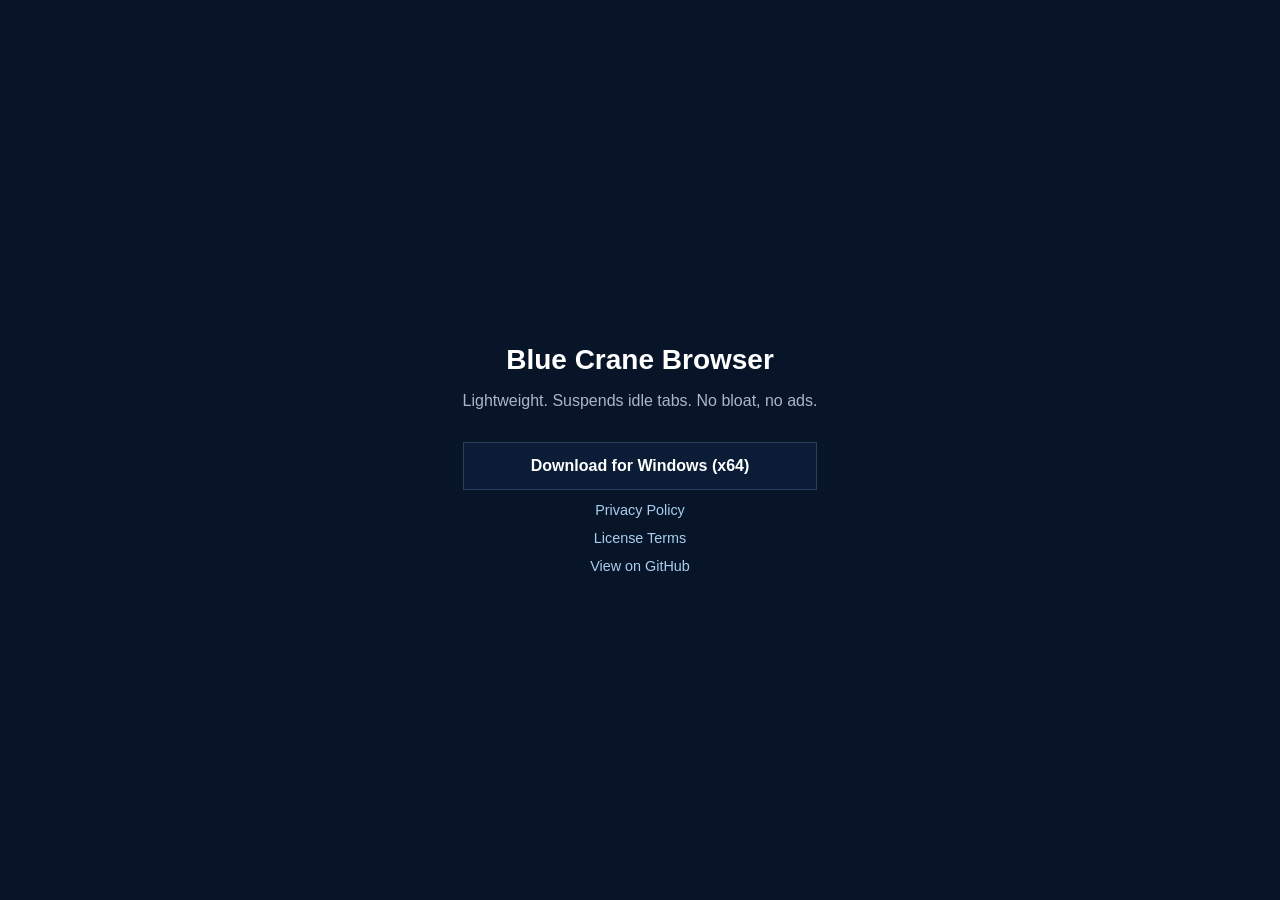
<file: docs/index.html>
<!doctype html>
<html lang="en">
<head>
<meta charset="utf-8">
<title>Blue Crane Browser</title>
<meta name="viewport" content="width=device-width, initial-scale=1">
<style>
  :root {
    --dark-navy: #081528;
    --navy: #0B1D36;
    --hairline: #26415E;
    --ink: #FFFFFF;
    --body: #DCE4ED;
    --mute: #A9B7C8;
    --accent: #A9CDED;
  }
  * { box-sizing: border-box; }
  body {
    margin: 0;
    min-height: 100vh;
    display: flex;
    align-items: center;
    justify-content: center;
    background: var(--dark-navy);
    color: var(--body);
    font-family: -apple-system, "Segoe UI", Inter, Arial, sans-serif;
  }
  main {
    max-width: 480px;
    padding: 48px 32px;
    text-align: center;
  }
  h1 {
    color: var(--ink);
    font-size: 1.75rem;
    font-weight: 700;
    margin-bottom: 8px;
  }
  p.tagline {
    color: var(--mute);
    margin-bottom: 32px;
  }
  .links {
    display: flex;
    flex-direction: column;
    gap: 12px;
  }
  a.button {
    display: block;
    padding: 14px 20px;
    background: var(--navy);
    border: 1px solid var(--hairline);
    color: var(--ink);
    text-decoration: none;
    font-weight: 600;
  }
  a.button:hover { border-color: var(--accent); }
  a.plain {
    color: var(--accent);
    text-decoration: none;
    font-size: 0.9rem;
  }
</style>
</head>
<body>
<main>
  <h1>Blue Crane Browser</h1>
  <p class="tagline">Lightweight. Suspends idle tabs. No bloat, no ads.</p>
  <div class="links">
    <a class="button" href="BlueCraneBrowserSetup.exe">Download for Windows (x64)</a>
    <a class="plain" href="privacy.html">Privacy Policy</a>
    <a class="plain" href="license.html">License Terms</a>
    <a class="plain" href="https://github.com/meierottodane-ctrl/BlueCrane">View on GitHub</a>
  </div>
</main>
</body>
</html>
</file>
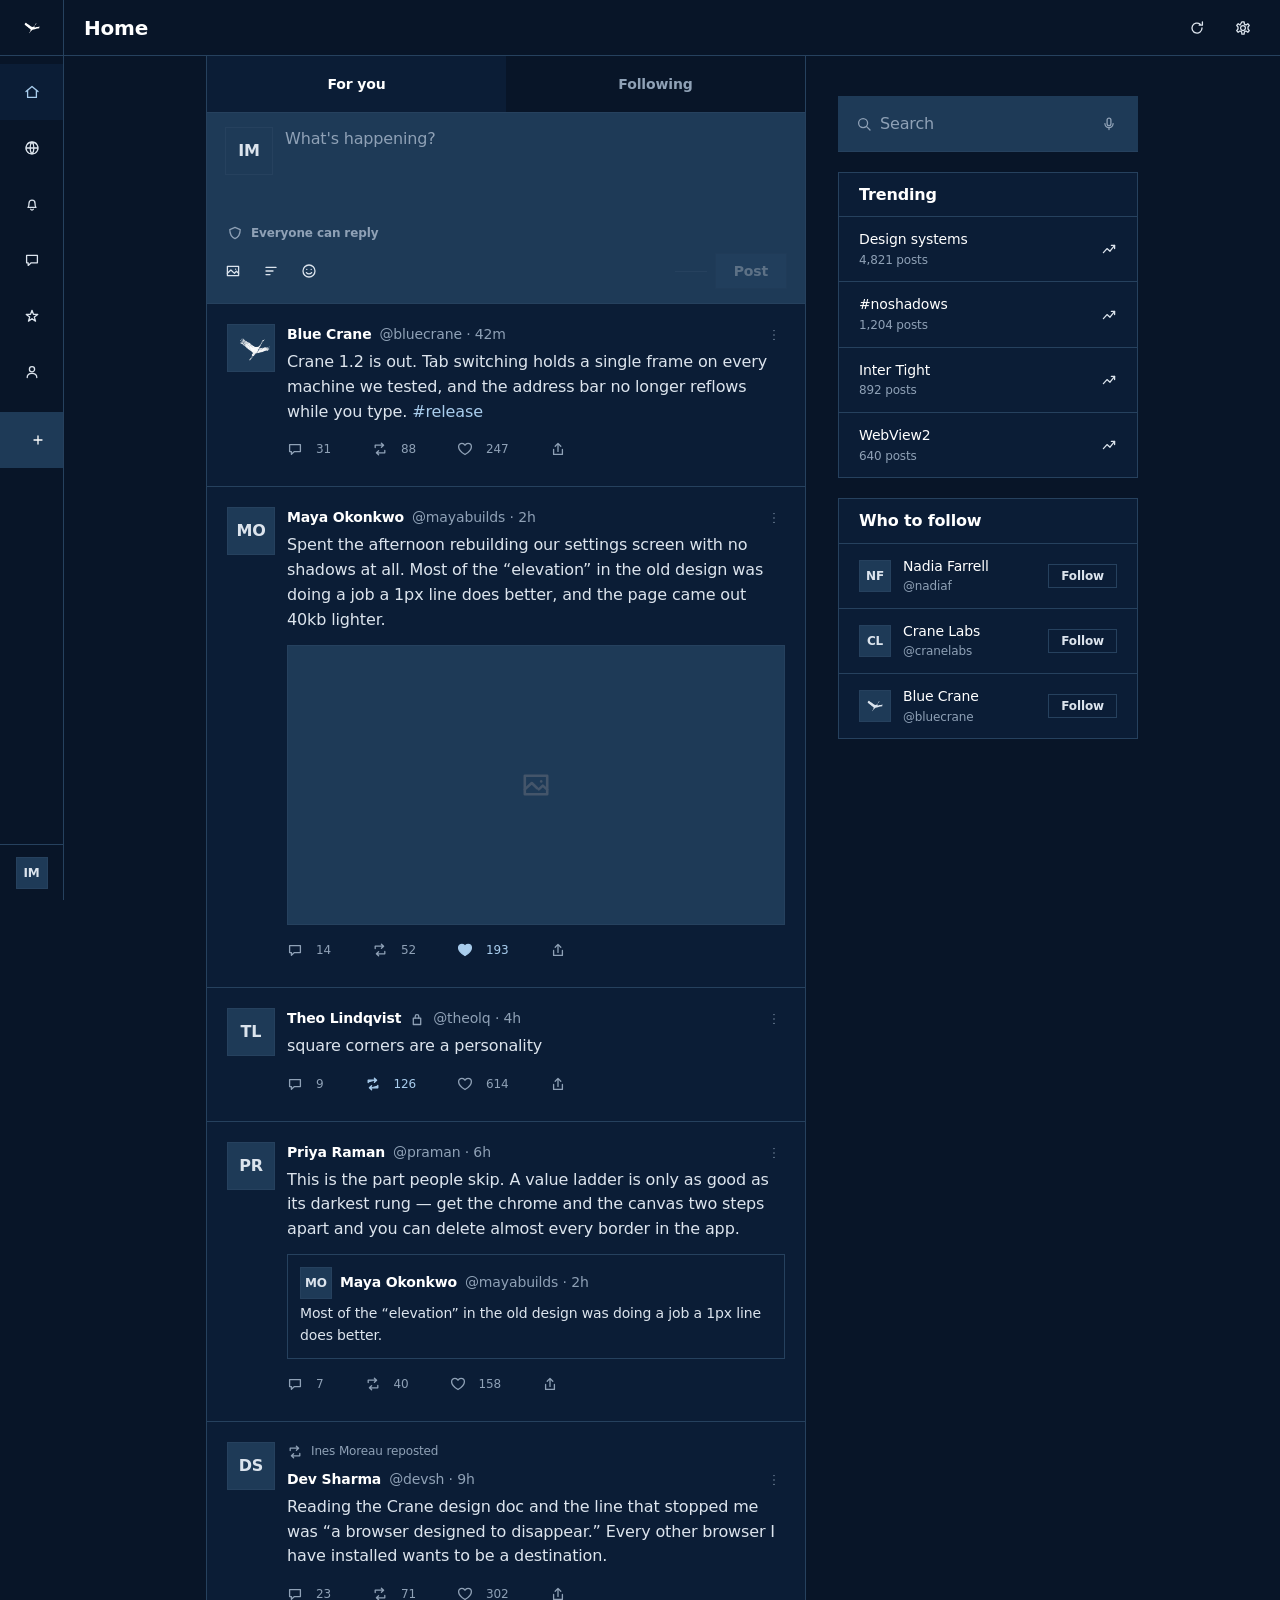
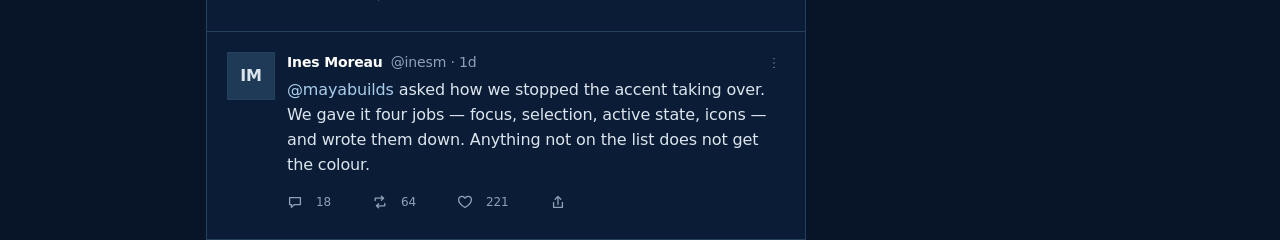
<file: web/index.html>
<!doctype html>
<html lang="en">
<head>
<meta charset="utf-8">
<meta name="viewport" content="width=device-width, initial-scale=1">
<title>Crane — social app, design system demo</title>
<meta name="description" content="Every primitive in the Crane social app, rendered together so the design language can be judged at a glance.">

<!--
    A demo, not an app. Every primitive in components.css appears here at least once
    with plausible content, so the language can be judged as a whole rather than as a
    list of rules.

    Dependency-free and self-contained: it opens straight from the filesystem, with
    three stylesheets and no build step, no framework and no network requests.
-->
<link rel="stylesheet" href="styles/tokens.css">
<link rel="stylesheet" href="styles/base.css">
<link rel="stylesheet" href="styles/components.css">
</head>
<body>

<!--
    Icons, in the idiom of src/BlueCrane/Theme/Icons.xaml: stroked on a 16×16 grid,
    round caps and joins, never filled. Reload, Plus and Close and Globe are that
    file's path data verbatim.

    The shapes follow the Blue Crane icon sheet — its navigation row (back, forward,
    home, reload, new tab, bookmark, download, privacy, menu, close tab) and utility
    row (search, voice search, settings, account, lock) are all defined here, redrawn
    as vectors. The sheet is a raster contact sheet, so cropping it would have given
    blurry, non-recolourable icons that could not inherit currentColor or transition
    on hover; redrawing keeps every glyph crisp at any DPI and lets the whole set
    take the value ladder's colour changes.

    A social app also needs verbs a browser does not have — reply, repost, like,
    share, poll, emoji, bell, message, trend — so those are drawn to match rather
    than taken from the sheet.

    Nothing sets its own stroke or fill, so .glyph's currentColor reaches every path.
-->
<svg class="visually-hidden" aria-hidden="true" focusable="false"><defs>
    <!-- The crane, at glyph scale — and the one glyph that is filled rather than
         stroked. Two rules from the system force that: "Never use harsh outlines"
         is stated about the bird specifically, and the favicon rule asks for a
         "wing silhouette" with the fine feather detail removed. An outline of a
         crane is exactly the harsh outline it rules out.

         Traced from Assets/crane-white.png — the real illustration — with the
         feather detail closed into a single silhouette, which is what "Simplify
         wing feathers. Remove fine feather detail" asks for. It carries the solid
         glyph modifier wherever it is used. The full illustration is used at
         sizes that can hold it; see the brand avatar. -->
    <symbol id="i-crane" viewBox="0 0 16 16">
        <path d="M1.81,2.53 L3.12,3.85 L5.20,4.89 L6.37,5.92 L8.10,6.89 L9.28,6.82 L9.83,6.55 L10.80,5.44 L11.49,3.85 L12.74,3.23 L11.22,4.96 L10.39,6.62 L10.39,7.31 L11.29,7.38 L12.53,7.03 L14.33,7.03 L14.82,6.69 L14.88,6.34 L15.30,6.34 L15.30,8.28 L14.54,8.28 L14.47,8.62 L13.09,8.62 L10.94,9.31 L8.52,9.80 L7.14,11.04 L5.41,13.05 L5.34,13.47 L5.20,12.84 L6.37,11.32 L6.37,10.63 L6.24,10.56 L6.58,10.28 L6.58,9.25 L4.37,7.72 L3.81,7.10 L3.12,6.69 L2.78,6.20 L2.57,6.20 L1.46,5.23 L0.84,5.09 L0.70,3.64 L1.12,3.64 L1.18,2.95 L1.74,2.95 L1.81,2.53 Z"/>
    </symbol>

    <!-- ── Navigation row, from the icon sheet ── -->
    <symbol id="i-back" viewBox="0 0 16 16">
        <path d="M13.2,8 L3.2,8 M7.6,3.6 L3,8 L7.6,12.4"/>
    </symbol>
    <symbol id="i-forward" viewBox="0 0 16 16">
        <path d="M2.8,8 L12.8,8 M8.4,3.6 L13,8 L8.4,12.4"/>
    </symbol>
    <symbol id="i-home" viewBox="0 0 16 16">
        <path d="M2,7.6 L8,2.4 L14,7.6"/>
        <path d="M3.6,6.4 L3.6,13.4 L12.4,13.4 L12.4,6.4"/>
    </symbol>
    <symbol id="i-reload" viewBox="0 0 16 16">
        <path d="M13,8 A5,5 0 1,1 11.2,4.2 M13.4,2 L13.4,5.2 L10.2,5.2"/>
    </symbol>
    <symbol id="i-plus" viewBox="0 0 16 16">
        <path d="M8,4 L8,12 M4,8 L12,8"/>
    </symbol>
    <!-- The sheet's bookmark is a star, not a ribbon. -->
    <symbol id="i-bookmark" viewBox="0 0 16 16">
        <path d="M8,2.3 L9.44,6.32 L13.71,6.45 L10.33,9.06 L11.53,13.15 L8,10.75 L4.47,13.15 L5.67,9.06 L2.29,6.45 L6.56,6.32 Z"/>
    </symbol>
    <symbol id="i-download" viewBox="0 0 16 16">
        <path d="M8,2.6 L8,10.4 M4.9,7.4 L8,10.4 L11.1,7.4"/>
        <path d="M2.8,11.6 L2.8,13.4 L13.2,13.4 L13.2,11.6"/>
    </symbol>
    <symbol id="i-privacy" viewBox="0 0 16 16">
        <path d="M8,2.4 L13.2,4.6 C13.2,9.5 10.9,12.5 8,13.6 C5.1,12.5 2.8,9.5 2.8,4.6 Z"/>
    </symbol>
    <!-- The sheet's menu is a vertical ellipsis. Three round caps on near-zero
         segments give dots without leaving the stroke idiom. -->
    <symbol id="i-more" viewBox="0 0 16 16">
        <path d="M8,3.6 L8,3.61 M8,8 L8,8.01 M8,12.4 L8,12.41"/>
    </symbol>
    <symbol id="i-close" viewBox="0 0 16 16">
        <path d="M4.5,4.5 L11.5,11.5 M11.5,4.5 L4.5,11.5"/>
    </symbol>

    <!-- ── Utility row, from the icon sheet ── -->
    <symbol id="i-search" viewBox="0 0 16 16">
        <path d="M11.6,7.1 A4.5,4.5 0 1,1 2.6,7.1 A4.5,4.5 0 1,1 11.6,7.1"/>
        <path d="M10.4,10.4 L14,14"/>
    </symbol>
    <symbol id="i-voice" viewBox="0 0 16 16">
        <path d="M8,2.2 A1.9,1.9 0 0,1 9.9,4.1 L9.9,7.8 A1.9,1.9 0 0,1 6.1,7.8 L6.1,4.1 A1.9,1.9 0 0,1 8,2.2 Z"/>
        <path d="M3.9,7.6 A4.1,4.1 0 0,0 12.1,7.6 M8,11.7 L8,13.6"/>
    </symbol>
    <symbol id="i-settings" viewBox="0 0 16 16">
        <path d="M10.4,8 A2.4,2.4 0 1,1 5.6,8 A2.4,2.4 0 1,1 10.4,8"/>
        <path d="M6.9,1.9 L9.1,1.9 L9.4,4.1 L11,5 L12.8,3.7 L14.3,5.4 L13,7 L13,9 L14.3,10.6 L12.8,12.3 L11,11 L9.4,11.9 L9.1,14.1 L6.9,14.1 L6.6,11.9 L5,11 L3.2,12.3 L1.7,10.6 L3,9 L3,7 L1.7,5.4 L3.2,3.7 L5,5 Z"/>
    </symbol>
    <symbol id="i-person" viewBox="0 0 16 16">
        <path d="M8,7.8 A2.6,2.6 0 1,1 8,2.6 A2.6,2.6 0 1,1 8,7.8"/>
        <path d="M3.2,13.6 C3.2,10.6 5.4,9.4 8,9.4 C10.6,9.4 12.8,10.6 12.8,13.6"/>
    </symbol>
    <symbol id="i-lock" viewBox="0 0 16 16">
        <path d="M4.3,7.2 L11.7,7.2 L11.7,13.5 L4.3,13.5 Z"/>
        <path d="M6.2,7.2 L6.2,5.4 A1.8,1.8 0 0,1 9.8,5.4 L9.8,7.2"/>
    </symbol>

    <!-- ── Social verbs, drawn to match the sheet's weight ── -->
    <symbol id="i-globe" viewBox="0 0 16 16">
        <path d="M8,2 A6,6 0 1,1 7.99,2 M2,8 L14,8 M8,2 C5.5,4.5 5.5,11.5 8,14 M8,2 C10.5,4.5 10.5,11.5 8,14"/>
    </symbol>
    <symbol id="i-bell" viewBox="0 0 16 16">
        <path d="M4,11.4 C5,10.4 5,9.8 5,7.2 A3,3 0 0,1 11,7.2 C11,9.8 11,10.4 12,11.4 Z"/>
        <path d="M6.7,13.3 A1.5,1.5 0 0,0 9.3,13.3"/>
    </symbol>
    <symbol id="i-message" viewBox="0 0 16 16">
        <path d="M2.6,3.4 L13.4,3.4 L13.4,10.8 L7.2,10.8 L4.2,13.4 L4.2,10.8 L2.6,10.8 Z"/>
    </symbol>
    <symbol id="i-reply" viewBox="0 0 16 16">
        <path d="M2.6,3.6 L13.4,3.6 L13.4,10.6 L7.4,10.6 L4.4,13.2 L4.4,10.6 L2.6,10.6 Z"/>
    </symbol>
    <symbol id="i-repost" viewBox="0 0 16 16">
        <path d="M3.2,6.6 L3.2,4.2 L11.4,4.2 M9.4,2.2 L11.6,4.2 L9.4,6.2"/>
        <path d="M12.8,9.4 L12.8,11.8 L4.6,11.8 M6.6,9.8 L4.4,11.8 L6.6,13.8"/>
    </symbol>
    <symbol id="i-like" viewBox="0 0 16 16">
        <path d="M8,13.5 C8,13.5 1.6,9.7 1.6,5.7 C1.6,3.7 3.2,2.4 5,2.4 C6.4,2.4 7.4,3.2 8,4.3 C8.6,3.2 9.6,2.4 11,2.4 C12.8,2.4 14.4,3.7 14.4,5.7 C14.4,9.7 8,13.5 8,13.5 Z"/>
    </symbol>
    <symbol id="i-share" viewBox="0 0 16 16">
        <path d="M8,10.4 L8,2.4 M5.2,5.2 L8,2.4 L10.8,5.2"/>
        <path d="M3.6,8.4 L3.6,13.4 L12.4,13.4 L12.4,8.4"/>
    </symbol>
    <symbol id="i-image" viewBox="0 0 16 16">
        <path d="M2.4,3.4 L13.6,3.4 L13.6,12.6 L2.4,12.6 Z"/>
        <path d="M2.4,10.2 L5.9,7 L8.6,9.6 M9.4,10.2 L11.4,8.3 L13.6,10.3"/>
        <path d="M10.6,6.2 L10.61,6.2"/>
    </symbol>
    <symbol id="i-poll" viewBox="0 0 16 16">
        <path d="M3,4.4 L13,4.4 M3,8 L10,8 M3,11.6 L7,11.6"/>
    </symbol>
    <symbol id="i-emoji" viewBox="0 0 16 16">
        <path d="M14,8 A6,6 0 1,1 2,8 A6,6 0 1,1 14,8"/>
        <path d="M5.8,6.4 L5.81,6.4 M10.2,6.4 L10.21,6.4"/>
        <path d="M5.4,9.6 A3.3,3.3 0 0,0 10.6,9.6"/>
    </symbol>
    <symbol id="i-trend" viewBox="0 0 16 16">
        <path d="M2.4,11.6 L6,7.6 L9,10.2 L13.6,4.4"/>
        <path d="M10.4,4.4 L13.6,4.4 L13.6,7.6"/>
    </symbol>
</defs></svg>

<div class="app">

    <!-- ─────────────── Rail ───────────────
         Dark navy, icons only, expands on hover. Fixed, so expanding it never moves
         anything else on the page. -->
    <nav class="rail" aria-label="Primary">
        <a class="rail__brand" href="#">
            <span class="rail__slot"><svg class="glyph glyph--solid" aria-hidden="true"><use href="#i-crane"/></svg></span>
            <span class="rail__label rail__wordmark">Crane</span>
        </a>

        <div class="rail__nav">
            <a class="rail__item" href="#" aria-current="page">
                <span class="rail__slot"><svg class="glyph" aria-hidden="true"><use href="#i-home"/></svg></span>
                <span class="rail__label">Home</span>
            </a>
            <a class="rail__item" href="#">
                <span class="rail__slot"><svg class="glyph" aria-hidden="true"><use href="#i-globe"/></svg></span>
                <span class="rail__label">Explore</span>
            </a>
            <a class="rail__item" href="#">
                <span class="rail__slot"><svg class="glyph" aria-hidden="true"><use href="#i-bell"/></svg></span>
                <span class="rail__label">Notifications</span>
            </a>
            <a class="rail__item" href="#">
                <span class="rail__slot"><svg class="glyph" aria-hidden="true"><use href="#i-message"/></svg></span>
                <span class="rail__label">Messages</span>
            </a>
            <a class="rail__item" href="#">
                <span class="rail__slot"><svg class="glyph" aria-hidden="true"><use href="#i-bookmark"/></svg></span>
                <span class="rail__label">Bookmarks</span>
            </a>
            <a class="rail__item" href="#">
                <span class="rail__slot"><svg class="glyph" aria-hidden="true"><use href="#i-person"/></svg></span>
                <span class="rail__label">Profile</span>
            </a>

            <button class="rail__item rail__action" type="button">
                <span class="rail__slot"><svg class="glyph" aria-hidden="true"><use href="#i-plus"/></svg></span>
                <span class="rail__label">New post</span>
            </button>
        </div>

        <a class="rail__item rail__foot" href="#">
            <span class="rail__slot"><span class="avatar avatar--sm">IM</span></span>
            <span class="rail__label">
                <span class="rail__name">Ines Moreau</span>
                <span class="rail__handle">@inesm</span>
            </span>
        </a>
    </nav>

    <div class="app__main">

        <header class="topbar">
            <h1 class="topbar__title">Home</h1>
            <button class="icon-btn" type="button" aria-label="Refresh">
                <svg class="glyph" aria-hidden="true"><use href="#i-reload"/></svg>
            </button>
            <button class="icon-btn" type="button" aria-label="Feed settings">
                <svg class="glyph" aria-hidden="true"><use href="#i-settings"/></svg>
            </button>
        </header>

        <div class="columns">

            <main class="feed">

                <!-- Tabs, then the composer band, then the page: the same top-to-bottom
                     order as the browser shell — tab strip, address band, content. -->
                <nav class="tabs" aria-label="Feed">
                    <button class="tab" type="button" aria-selected="true">For you</button>
                    <button class="tab" type="button" aria-selected="false">Following</button>
                </nav>

                <form class="composer" onsubmit="return false">
                    <div class="composer__body">
                        <span class="avatar">IM</span>
                        <textarea class="composer__input" id="composer-input"
                                  placeholder="What's happening?" aria-label="Write a post"></textarea>
                    </div>
                    <button class="composer__audience" type="button">
                        <svg class="glyph" aria-hidden="true"><use href="#i-privacy"/></svg>
                        Everyone can reply
                    </button>
                    <div class="composer__foot">
                        <div class="composer__tools">
                            <button class="icon-btn" type="button" aria-label="Add image">
                                <svg class="glyph" aria-hidden="true"><use href="#i-image"/></svg>
                            </button>
                            <button class="icon-btn" type="button" aria-label="Add poll">
                                <svg class="glyph" aria-hidden="true"><use href="#i-poll"/></svg>
                            </button>
                            <button class="icon-btn" type="button" aria-label="Add emoji">
                                <svg class="glyph" aria-hidden="true"><use href="#i-emoji"/></svg>
                            </button>
                        </div>
                        <span class="meter" role="presentation"><span class="meter__fill" id="composer-meter"></span></span>
                        <button class="btn btn--primary" type="submit" id="composer-post" disabled>Post</button>
                    </div>
                </form>

                <article class="post">
                    <!-- 48px is enough room for the real illustration, so the brand
                         avatar uses it rather than the simplified glyph. -->
                    <span class="avatar avatar--brand"><img src="assets/crane-white.png" alt=""></span>
                    <div>
                        <div class="post__head">
                            <span class="post__author">Blue Crane</span>
                            <span class="post__meta">@bluecrane · 42m</span>
                            <button class="icon-btn icon-btn--sm post__more" type="button" aria-label="More">
                                <svg class="glyph" aria-hidden="true"><use href="#i-more"/></svg>
                            </button>
                        </div>
                        <p class="post__body">Crane 1.2 is out. Tab switching holds a single frame on every machine we tested, and the address bar no longer reflows while you type. <a href="#">#release</a></p>
                        <div class="post__actions">
                            <button class="action" type="button" aria-label="Reply">
                                <span class="action__hit"><svg class="glyph" aria-hidden="true"><use href="#i-reply"/></svg></span>
                                <span class="action__count">31</span>
                            </button>
                            <button class="action" type="button" data-toggle aria-pressed="false" aria-label="Repost">
                                <span class="action__hit"><svg class="glyph" aria-hidden="true"><use href="#i-repost"/></svg></span>
                                <span class="action__count">88</span>
                            </button>
                            <button class="action" type="button" data-toggle aria-pressed="false" aria-label="Like">
                                <span class="action__hit"><svg class="glyph" aria-hidden="true"><use href="#i-like"/></svg></span>
                                <span class="action__count">247</span>
                            </button>
                            <button class="action" type="button" aria-label="Share">
                                <span class="action__hit"><svg class="glyph" aria-hidden="true"><use href="#i-share"/></svg></span>
                            </button>
                        </div>
                    </div>
                </article>

                <article class="post">
                    <span class="avatar">MO</span>
                    <div>
                        <div class="post__head">
                            <span class="post__author">Maya Okonkwo</span>
                            <span class="post__meta">@mayabuilds · 2h</span>
                            <button class="icon-btn icon-btn--sm post__more" type="button" aria-label="More">
                                <svg class="glyph" aria-hidden="true"><use href="#i-more"/></svg>
                            </button>
                        </div>
                        <p class="post__body">Spent the afternoon rebuilding our settings screen with no shadows at all. Most of the &ldquo;elevation&rdquo; in the old design was doing a job a 1px line does better, and the page came out 40kb lighter.</p>
                        <div class="post__media" role="img" aria-label="Screenshot of the rebuilt settings screen">
                            <svg class="glyph" aria-hidden="true"><use href="#i-image"/></svg>
                        </div>
                        <div class="post__actions">
                            <button class="action" type="button" aria-label="Reply">
                                <span class="action__hit"><svg class="glyph" aria-hidden="true"><use href="#i-reply"/></svg></span>
                                <span class="action__count">14</span>
                            </button>
                            <button class="action" type="button" data-toggle aria-pressed="false" aria-label="Repost">
                                <span class="action__hit"><svg class="glyph" aria-hidden="true"><use href="#i-repost"/></svg></span>
                                <span class="action__count">52</span>
                            </button>
                            <button class="action is-active" type="button" data-toggle aria-pressed="true" aria-label="Like">
                                <span class="action__hit"><svg class="glyph" aria-hidden="true"><use href="#i-like"/></svg></span>
                                <span class="action__count">193</span>
                            </button>
                            <button class="action" type="button" aria-label="Share">
                                <span class="action__hit"><svg class="glyph" aria-hidden="true"><use href="#i-share"/></svg></span>
                            </button>
                        </div>
                    </div>
                </article>

                <article class="post">
                    <span class="avatar">TL</span>
                    <div>
                        <div class="post__head">
                            <span class="post__author">Theo Lindqvist</span>
                            <svg class="glyph post__badge" role="img" aria-label="Protected account"><use href="#i-lock"/></svg>
                            <span class="post__meta">@theolq · 4h</span>
                            <button class="icon-btn icon-btn--sm post__more" type="button" aria-label="More">
                                <svg class="glyph" aria-hidden="true"><use href="#i-more"/></svg>
                            </button>
                        </div>
                        <p class="post__body">square corners are a personality</p>
                        <div class="post__actions">
                            <button class="action" type="button" aria-label="Reply">
                                <span class="action__hit"><svg class="glyph" aria-hidden="true"><use href="#i-reply"/></svg></span>
                                <span class="action__count">9</span>
                            </button>
                            <button class="action is-active" type="button" data-toggle aria-pressed="true" aria-label="Repost">
                                <span class="action__hit"><svg class="glyph" aria-hidden="true"><use href="#i-repost"/></svg></span>
                                <span class="action__count">126</span>
                            </button>
                            <button class="action" type="button" data-toggle aria-pressed="false" aria-label="Like">
                                <span class="action__hit"><svg class="glyph" aria-hidden="true"><use href="#i-like"/></svg></span>
                                <span class="action__count">614</span>
                            </button>
                            <button class="action" type="button" aria-label="Share">
                                <span class="action__hit"><svg class="glyph" aria-hidden="true"><use href="#i-share"/></svg></span>
                            </button>
                        </div>
                    </div>
                </article>

                <article class="post">
                    <span class="avatar">PR</span>
                    <div>
                        <div class="post__head">
                            <span class="post__author">Priya Raman</span>
                            <span class="post__meta">@praman · 6h</span>
                            <button class="icon-btn icon-btn--sm post__more" type="button" aria-label="More">
                                <svg class="glyph" aria-hidden="true"><use href="#i-more"/></svg>
                            </button>
                        </div>
                        <p class="post__body">This is the part people skip. A value ladder is only as good as its darkest rung — get the chrome and the canvas two steps apart and you can delete almost every border in the app.</p>

                        <div class="post__quote">
                            <div class="post__head">
                                <span class="avatar avatar--sm">MO</span>
                                <span class="post__author">Maya Okonkwo</span>
                                <span class="post__meta">@mayabuilds · 2h</span>
                            </div>
                            <p>Most of the &ldquo;elevation&rdquo; in the old design was doing a job a 1px line does better.</p>
                        </div>

                        <div class="post__actions">
                            <button class="action" type="button" aria-label="Reply">
                                <span class="action__hit"><svg class="glyph" aria-hidden="true"><use href="#i-reply"/></svg></span>
                                <span class="action__count">7</span>
                            </button>
                            <button class="action" type="button" data-toggle aria-pressed="false" aria-label="Repost">
                                <span class="action__hit"><svg class="glyph" aria-hidden="true"><use href="#i-repost"/></svg></span>
                                <span class="action__count">40</span>
                            </button>
                            <button class="action" type="button" data-toggle aria-pressed="false" aria-label="Like">
                                <span class="action__hit"><svg class="glyph" aria-hidden="true"><use href="#i-like"/></svg></span>
                                <span class="action__count">158</span>
                            </button>
                            <button class="action" type="button" aria-label="Share">
                                <span class="action__hit"><svg class="glyph" aria-hidden="true"><use href="#i-share"/></svg></span>
                            </button>
                        </div>
                    </div>
                </article>

                <article class="post">
                    <span class="avatar">DS</span>
                    <div>
                        <p class="post__context">
                            <svg class="glyph" aria-hidden="true"><use href="#i-repost"/></svg>
                            Ines Moreau reposted
                        </p>
                        <div class="post__head">
                            <span class="post__author">Dev Sharma</span>
                            <span class="post__meta">@devsh · 9h</span>
                            <button class="icon-btn icon-btn--sm post__more" type="button" aria-label="More">
                                <svg class="glyph" aria-hidden="true"><use href="#i-more"/></svg>
                            </button>
                        </div>
                        <p class="post__body">Reading the Crane design doc and the line that stopped me was &ldquo;a browser designed to disappear.&rdquo; Every other browser I have installed wants to be a destination.</p>
                        <div class="post__actions">
                            <button class="action" type="button" aria-label="Reply">
                                <span class="action__hit"><svg class="glyph" aria-hidden="true"><use href="#i-reply"/></svg></span>
                                <span class="action__count">23</span>
                            </button>
                            <button class="action" type="button" data-toggle aria-pressed="false" aria-label="Repost">
                                <span class="action__hit"><svg class="glyph" aria-hidden="true"><use href="#i-repost"/></svg></span>
                                <span class="action__count">71</span>
                            </button>
                            <button class="action" type="button" data-toggle aria-pressed="false" aria-label="Like">
                                <span class="action__hit"><svg class="glyph" aria-hidden="true"><use href="#i-like"/></svg></span>
                                <span class="action__count">302</span>
                            </button>
                            <button class="action" type="button" aria-label="Share">
                                <span class="action__hit"><svg class="glyph" aria-hidden="true"><use href="#i-share"/></svg></span>
                            </button>
                        </div>
                    </div>
                </article>

                <article class="post">
                    <span class="avatar">IM</span>
                    <div>
                        <div class="post__head">
                            <span class="post__author">Ines Moreau</span>
                            <span class="post__meta">@inesm · 1d</span>
                            <button class="icon-btn icon-btn--sm post__more" type="button" aria-label="More">
                                <svg class="glyph" aria-hidden="true"><use href="#i-more"/></svg>
                            </button>
                        </div>
                        <p class="post__body"><a href="#">@mayabuilds</a> asked how we stopped the accent taking over. We gave it four jobs — focus, selection, active state, icons — and wrote them down. Anything not on the list does not get the colour.</p>
                        <div class="post__actions">
                            <button class="action" type="button" aria-label="Reply">
                                <span class="action__hit"><svg class="glyph" aria-hidden="true"><use href="#i-reply"/></svg></span>
                                <span class="action__count">18</span>
                            </button>
                            <button class="action" type="button" data-toggle aria-pressed="false" aria-label="Repost">
                                <span class="action__hit"><svg class="glyph" aria-hidden="true"><use href="#i-repost"/></svg></span>
                                <span class="action__count">64</span>
                            </button>
                            <button class="action" type="button" data-toggle aria-pressed="false" aria-label="Like">
                                <span class="action__hit"><svg class="glyph" aria-hidden="true"><use href="#i-like"/></svg></span>
                                <span class="action__count">221</span>
                            </button>
                            <button class="action" type="button" aria-label="Share">
                                <span class="action__hit"><svg class="glyph" aria-hidden="true"><use href="#i-share"/></svg></span>
                            </button>
                        </div>
                    </div>
                </article>

            </main>

            <aside class="aside">

                <div class="field">
                    <svg class="glyph" aria-hidden="true"><use href="#i-search"/></svg>
                    <input class="field__input" type="search" placeholder="Search" aria-label="Search">
                    <button class="icon-btn icon-btn--sm" type="button" aria-label="Voice search">
                        <svg class="glyph" aria-hidden="true"><use href="#i-voice"/></svg>
                    </button>
                </div>

                <section class="panel">
                    <h2 class="panel__title">Trending</h2>
                    <a class="panel__item" href="#">
                        <span class="panel__item-body">
                            <span class="panel__item-title">Design systems</span>
                            <span class="panel__item-meta">4,821 posts</span>
                        </span>
                        <svg class="glyph" aria-hidden="true"><use href="#i-trend"/></svg>
                    </a>
                    <a class="panel__item" href="#">
                        <span class="panel__item-body">
                            <span class="panel__item-title">#noshadows</span>
                            <span class="panel__item-meta">1,204 posts</span>
                        </span>
                        <svg class="glyph" aria-hidden="true"><use href="#i-trend"/></svg>
                    </a>
                    <a class="panel__item" href="#">
                        <span class="panel__item-body">
                            <span class="panel__item-title">Inter Tight</span>
                            <span class="panel__item-meta">892 posts</span>
                        </span>
                        <svg class="glyph" aria-hidden="true"><use href="#i-trend"/></svg>
                    </a>
                    <a class="panel__item" href="#">
                        <span class="panel__item-body">
                            <span class="panel__item-title">WebView2</span>
                            <span class="panel__item-meta">640 posts</span>
                        </span>
                        <svg class="glyph" aria-hidden="true"><use href="#i-trend"/></svg>
                    </a>
                </section>

                <section class="panel">
                    <h2 class="panel__title">Who to follow</h2>
                    <div class="panel__item">
                        <span class="avatar avatar--sm">NF</span>
                        <span class="panel__item-body">
                            <span class="panel__item-title">Nadia Farrell</span>
                            <span class="panel__item-meta">@nadiaf</span>
                        </span>
                        <button class="btn btn--sm" type="button">Follow</button>
                    </div>
                    <div class="panel__item">
                        <span class="avatar avatar--sm">CL</span>
                        <span class="panel__item-body">
                            <span class="panel__item-title">Crane Labs</span>
                            <span class="panel__item-meta">@cranelabs</span>
                        </span>
                        <button class="btn btn--sm" type="button">Follow</button>
                    </div>
                    <div class="panel__item">
                        <span class="avatar avatar--sm"><svg class="glyph glyph--solid" aria-hidden="true"><use href="#i-crane"/></svg></span>
                        <span class="panel__item-body">
                            <span class="panel__item-title">Blue Crane</span>
                            <span class="panel__item-meta">@bluecrane</span>
                        </span>
                        <button class="btn btn--sm" type="button">Follow</button>
                    </div>
                </section>

            </aside>

        </div>
    </div>
</div>

<script>
/*
    Just enough behaviour to see the states that a screenshot cannot show. No
    framework, no build step — a demo page should stay openable from the filesystem.
*/
(function () {
    'use strict';

    // Like and repost. Two posts ship already active so the Sky state is visible
    // before anything is clicked.
    document.querySelectorAll('.action[data-toggle]').forEach(function (btn) {
        var count = btn.querySelector('.action__count');
        var start = btn.classList.contains('is-active');
        var base = parseInt(count.textContent, 10) - (start ? 1 : 0);

        btn.addEventListener('click', function () {
            var on = btn.classList.toggle('is-active');
            btn.setAttribute('aria-pressed', String(on));
            count.textContent = base + (on ? 1 : 0);
        });
    });

    // Feed tabs.
    var tabs = document.querySelectorAll('.tab');
    tabs.forEach(function (tab) {
        tab.addEventListener('click', function () {
            tabs.forEach(function (other) {
                other.setAttribute('aria-selected', String(other === tab));
            });
        });
    });

    // Composer: grow with the text, drive the character meter, and gate the button.
    var LIMIT = 280;
    var input = document.getElementById('composer-input');
    var meter = document.getElementById('composer-meter');
    var post = document.getElementById('composer-post');

    function sync() {
        var n = input.value.length;
        post.disabled = n === 0 || n > LIMIT;
        meter.style.transform = 'scaleX(' + Math.min(n / LIMIT, 1) + ')';
        input.style.height = 'auto';
        input.style.height = input.scrollHeight + 'px';
    }

    input.addEventListener('input', sync);
    sync();
}());
</script>

</body>
</html>
</file>
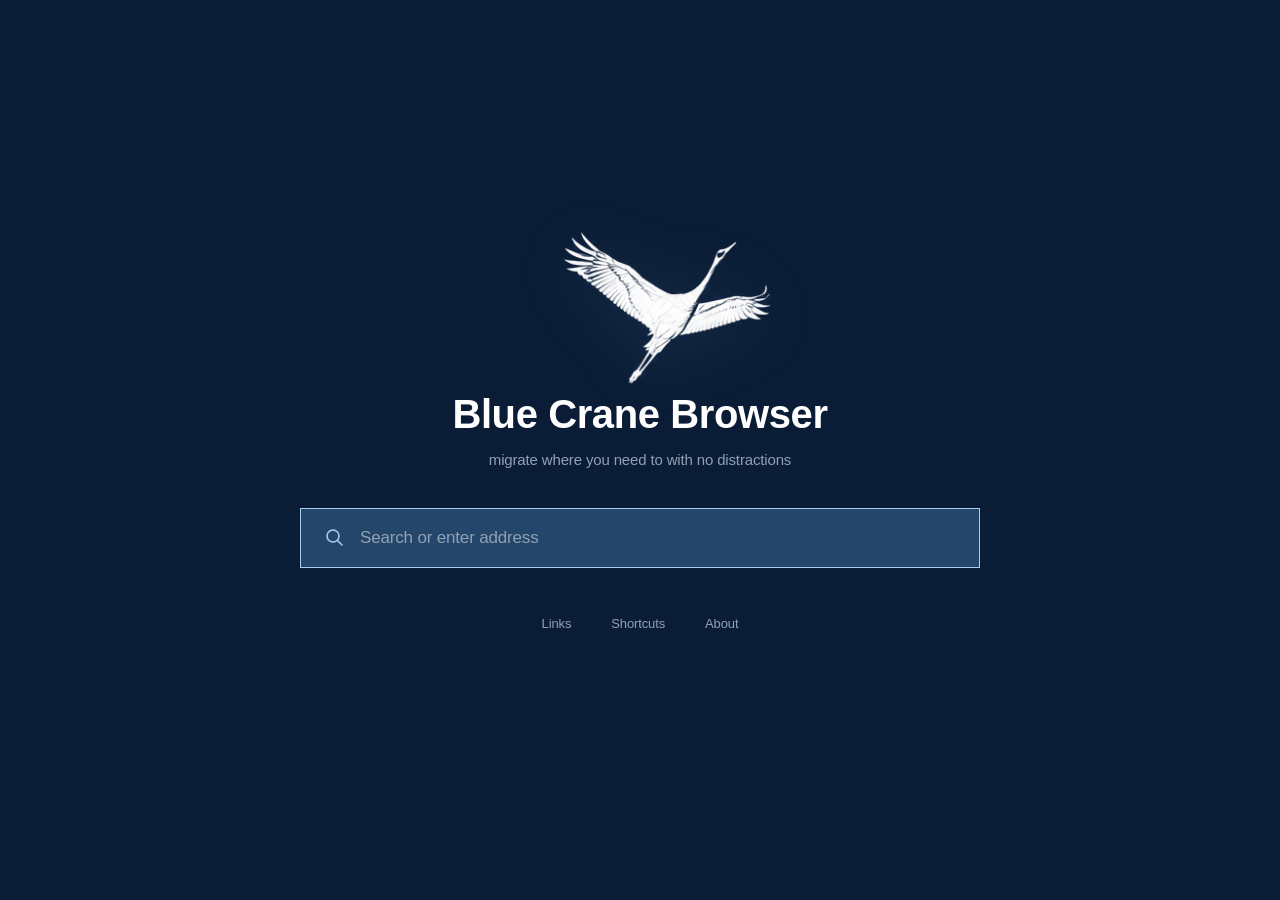
<file: src/BlueCrane/Assets/index.html>
<!doctype html>
<html lang="en">
<head>
<meta charset="utf-8">
<meta name="viewport" content="width=device-width, initial-scale=1">
<title>New tab</title>
<link rel="icon" href="crane-white.png">
<style>
  /* ── Crane tokens ───────────────────────────────────────── */
  :root {
    --navy-deep: #081528;
    --navy:      #0B1D36;
    --surface:   #14293F;
    --raised:    #1E3A57;   /* input surfaces, a clear step above the canvas */
    --hairline:  #26415E;
    --slate:     #44556A;
    --mute:      #8FA1B6;   /* secondary copy — slate is too dark to read on navy */
    --silver:    #DCE4ED;
    --white:     #FFFFFF;
    --sky:       #A9CDED;

    --ease: cubic-bezier(.18,.89,.32,1);
    --display: "Inter Tight", Inter, "Segoe UI Variable Display", "Segoe UI", sans-serif;
    --body: Inter, "Segoe UI Variable Text", "Segoe UI", sans-serif;
  }

  * { box-sizing: border-box; }

  html, body {
    height: 100%;
    margin: 0;
    background: var(--navy);
    color: var(--silver);
    font-family: var(--body);
    -webkit-font-smoothing: antialiased;
  }

  /* The page is mostly air. Everything sits in one narrow centred column. */
  main {
    min-height: 100%;
    display: flex;
    flex-direction: column;
    align-items: center;
    justify-content: center;
    padding: 48px 24px 96px;
    gap: 40px;
  }

  /* ── Brand ──────────────────────────────────────────────── */
  /* The wordmark sits close under the mark so the two read as one lockup. */
  .brand { display: flex; flex-direction: column; align-items: center; gap: 4px; }

  .brand img {
    width: 264px;
    height: auto;
    /* Barely-there glow — enough to seat the mark on the navy, not enough to notice. */
    filter: drop-shadow(0 8px 32px rgba(169, 205, 237, .10));
  }

  h1 {
    margin: 0;
    font-family: var(--display);
    font-weight: 700;
    font-size: 40px;
    letter-spacing: -.01em;
    color: var(--white);
  }

  .tagline {
    margin: 10px 0 0;
    font-size: 15px;
    letter-spacing: -.01em;
    color: var(--mute);
  }

  /* ── Search ─────────────────────────────────────────────── */
  form { width: min(680px, 100%); }

  .field {
    display: flex;
    align-items: center;
    gap: 14px;
    height: 60px;
    padding: 0 24px;
    background: var(--raised);
    border: 1px solid var(--hairline);
    transition: border-color .2s var(--ease), background-color .2s var(--ease);
  }
  .field:focus-within {
    border-color: var(--sky);
    background: #24466A;
  }

  /* The magnifier is a real submit button, not decoration — clicking it searches. */
  .go {
    display: flex;
    flex: none;
    padding: 0;
    background: none;
    border: 0;
    cursor: default;
  }
  .field svg { stroke: var(--mute); transition: stroke .2s var(--ease); }
  .field:focus-within svg { stroke: var(--sky); }
  .go:hover svg { stroke: var(--white); }

  input {
    flex: 1;
    min-width: 0;
    height: 100%;
    background: none;
    border: 0;
    outline: 0;
    color: var(--white);
    font-family: var(--body);
    font-size: 17px;
    letter-spacing: -.01em;
  }
  input::placeholder { color: var(--mute); }

  /* ── Disclosures ────────────────────────────────────────────
     Everything that is not the search bar lives in here, closed by default. */
  nav { display: flex; gap: 8px; }

  details { position: relative; }

  summary {
    list-style: none;
    cursor: default;
    padding: 8px 16px;
    color: var(--mute);
    font-size: 13px;
    letter-spacing: -.01em;
    transition: color .15s var(--ease), background-color .15s var(--ease);
    user-select: none;
  }
  summary::-webkit-details-marker { display: none; }
  summary:hover { color: var(--white); background: var(--surface); }
  details[open] summary { color: var(--sky); background: var(--surface); }

  .panel {
    position: absolute;
    top: calc(100% + 10px);
    left: 50%;
    transform: translateX(-50%);
    width: max-content;
    max-width: 420px;
    padding: 20px;
    background: var(--navy-deep);
    border: 1px solid var(--hairline);
    box-shadow: 0 18px 48px rgba(8, 21, 40, .55);
    animation: rise .2s var(--ease);
    z-index: 2;
  }
  @keyframes rise {
    from { opacity: 0; transform: translate(-50%, -6px); }
    to   { opacity: 1; transform: translate(-50%, 0); }
  }

  .links { display: grid; grid-template-columns: 1fr 1fr; gap: 2px 24px; }
  .panel a {
    display: block;
    padding: 7px 0;
    color: var(--silver);
    font-size: 13px;
    text-decoration: none;
    transition: color .15s var(--ease);
  }
  .panel a:hover { color: var(--sky); }

  .keys { display: grid; grid-template-columns: auto 1fr; gap: 10px 20px; font-size: 13px; }
  .keys dt { color: var(--white); font-variant-numeric: tabular-nums; white-space: nowrap; }
  .keys dd { margin: 0; color: var(--slate); }

  .about img { width: 100%; display: block; margin-bottom: 14px; }
  .about p { margin: 0; font-size: 13px; line-height: 1.6; color: var(--slate); }
  .about strong { color: var(--silver); font-weight: 500; }
</style>
</head>
<body>
<main>
  <div class="brand">
    <img src="crane-white.png" alt="">
    <h1>Blue Crane Browser</h1>
    <p class="tagline">migrate where you need to with no distractions</p>
  </div>

  <form id="search" autocomplete="off">
    <div class="field">
      <button class="go" type="submit" aria-label="Search">
        <svg width="19" height="19" viewBox="0 0 19 19" fill="none" stroke-width="1.6"
             stroke-linecap="round" aria-hidden="true">
          <circle cx="8" cy="8" r="6"></circle>
          <path d="M12.5 12.5 L17 17"></path>
        </svg>
      </button>
      <input id="q" type="text" placeholder="Search or enter address" autofocus
             spellcheck="false" aria-label="Search or enter address">
    </div>
  </form>

  <nav>
    <details name="menu">
      <summary>Links</summary>
      <div class="panel">
        <div class="links">
          <a href="https://mail.google.com">Mail</a>
          <a href="https://github.com">GitHub</a>
          <a href="https://news.ycombinator.com">Hacker News</a>
          <a href="https://en.wikipedia.org">Wikipedia</a>
          <a href="https://maps.google.com">Maps</a>
          <a href="https://youtube.com">YouTube</a>
          <a href="https://drive.google.com">Drive</a>
          <a href="https://calendar.google.com">Calendar</a>
        </div>
      </div>
    </details>

    <details name="menu">
      <summary>Shortcuts</summary>
      <div class="panel">
        <dl class="keys">
          <dt>Ctrl T</dt><dd>New tab</dd>
          <dt>Ctrl W</dt><dd>Close tab</dd>
          <dt>Ctrl L</dt><dd>Focus address bar</dd>
          <dt>Ctrl R</dt><dd>Reload</dd>
          <dt>Ctrl Tab</dt><dd>Next tab</dd>
          <dt>Ctrl 1–9</dt><dd>Jump to tab</dd>
          <dt>Alt ←  →</dt><dd>Back and forward</dd>
        </dl>
      </div>
    </details>

    <details name="menu">
      <summary>About</summary>
      <div class="panel about">
        <img src="crane-hero.png" alt="">
        <p><strong>Blue Crane Browser</strong> is designed to disappear. The interface
        never competes with the web — it simply carries you there.</p>
        <p style="margin-top:10px">Background tabs freeze after 90 seconds and unload
        after 10 minutes, so a long session costs a fraction of the memory.</p>
        <p style="margin-top:14px"><a href="setup.html">Change search engine</a></p>
      </div>
    </details>
  </nav>
</main>

<script>
  var field = document.querySelector('.field');
  var q = document.getElementById('q');

  // The search engine lives in the host, not the page — so it can be swapped
  // without touching this file, and the page needs no network access of its own.
  document.getElementById('search').addEventListener('submit', function (e) {
    e.preventDefault();
    var value = q.value.trim();
    if (value) window.chrome.webview.postMessage({ type: 'navigate', value: value });
  });

  // pageshow rather than load: coming back from a result page restores this document
  // from the back/forward cache, where load never fires again and the caret would be
  // left nowhere.
  window.addEventListener('pageshow', function () { q.focus(); });

  // Clicking anywhere on the bar puts the caret in it, not just the input itself.
  field.addEventListener('pointerdown', function (e) {
    if (e.target.closest('button')) return;
    e.preventDefault();
    q.focus();
  });

  // Typing anywhere on the page starts a search, so a stray click never swallows keys.
  document.addEventListener('keydown', function (e) {
    if (e.ctrlKey || e.altKey || e.metaKey) return;
    if (document.activeElement === q || e.key.length !== 1) return;
    q.focus();
  });

  // Clicking a disclosure closes any other that is open.
  var panels = document.querySelectorAll('details');
  panels.forEach(function (d) {
    d.addEventListener('toggle', function () {
      if (!d.open) return;
      panels.forEach(function (o) { if (o !== d) o.open = false; });
    });
  });

  // Clicking anywhere else dismisses them.
  document.addEventListener('pointerdown', function (e) {
    if (e.target.closest('details')) return;
    panels.forEach(function (d) { d.open = false; });
  });

  window.addEventListener('load', function () { document.getElementById('q').focus(); });
</script>
</body>
</html>
</file>
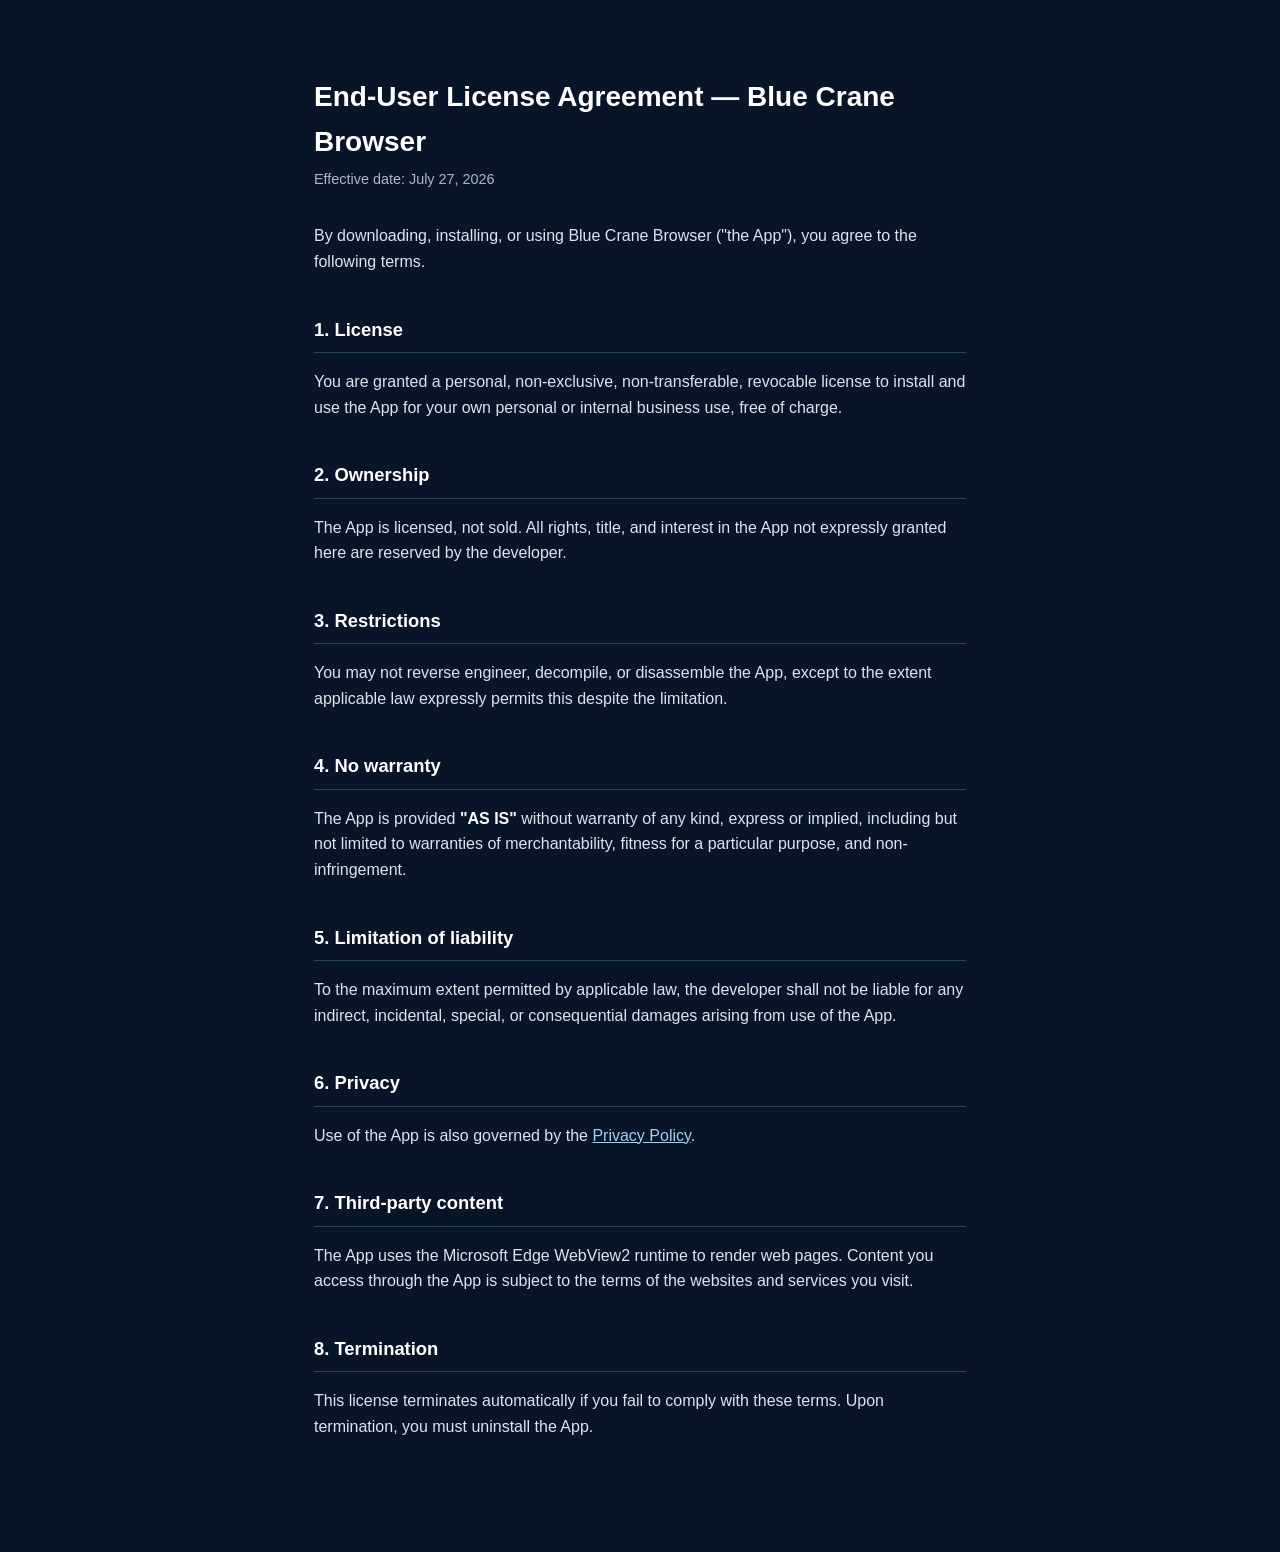
<file: docs/license.html>
<!doctype html>
<html lang="en">
<head>
<meta charset="utf-8">
<title>License Terms — Blue Crane Browser</title>
<meta name="viewport" content="width=device-width, initial-scale=1">
<style>
  :root {
    --navy: #0B1D36;
    --dark-navy: #081528;
    --hairline: #26415E;
    --ink: #FFFFFF;
    --body: #DCE4ED;
    --mute: #A9B7C8;
  }
  * { box-sizing: border-box; }
  body {
    margin: 0;
    background: var(--dark-navy);
    color: var(--body);
    font-family: -apple-system, "Segoe UI", Inter, Arial, sans-serif;
    line-height: 1.6;
  }
  main {
    max-width: 700px;
    margin: 0 auto;
    padding: 56px 24px 96px;
  }
  h1 {
    color: var(--ink);
    font-size: 1.75rem;
    font-weight: 700;
    margin-bottom: 4px;
  }
  .effective-date {
    color: var(--mute);
    font-size: 0.9rem;
    margin-bottom: 32px;
  }
  h2 {
    color: var(--ink);
    font-size: 1.15rem;
    font-weight: 700;
    margin-top: 40px;
    padding-bottom: 8px;
    border-bottom: 1px solid var(--hairline);
  }
  a { color: #A9CDED; }
  strong { color: var(--ink); }
</style>
</head>
<body>
<main>
  <h1>End-User License Agreement — Blue Crane Browser</h1>
  <div class="effective-date">Effective date: July 27, 2026</div>

  <p>By downloading, installing, or using Blue Crane Browser ("the App"),
  you agree to the following terms.</p>

  <h2>1. License</h2>
  <p>You are granted a personal, non-exclusive, non-transferable,
  revocable license to install and use the App for your own personal or
  internal business use, free of charge.</p>

  <h2>2. Ownership</h2>
  <p>The App is licensed, not sold. All rights, title, and interest in
  the App not expressly granted here are reserved by the developer.</p>

  <h2>3. Restrictions</h2>
  <p>You may not reverse engineer, decompile, or disassemble the App,
  except to the extent applicable law expressly permits this despite the
  limitation.</p>

  <h2>4. No warranty</h2>
  <p>The App is provided <strong>"AS IS"</strong> without warranty of any
  kind, express or implied, including but not limited to warranties of
  merchantability, fitness for a particular purpose, and
  non-infringement.</p>

  <h2>5. Limitation of liability</h2>
  <p>To the maximum extent permitted by applicable law, the developer
  shall not be liable for any indirect, incidental, special, or
  consequential damages arising from use of the App.</p>

  <h2>6. Privacy</h2>
  <p>Use of the App is also governed by the
  <a href="privacy.html">Privacy Policy</a>.</p>

  <h2>7. Third-party content</h2>
  <p>The App uses the Microsoft Edge WebView2 runtime to render web
  pages. Content you access through the App is subject to the terms of
  the websites and services you visit.</p>

  <h2>8. Termination</h2>
  <p>This license terminates automatically if you fail to comply with
  these terms. Upon termination, you must uninstall the App.</p>
</main>
</body>
</html>
</file>
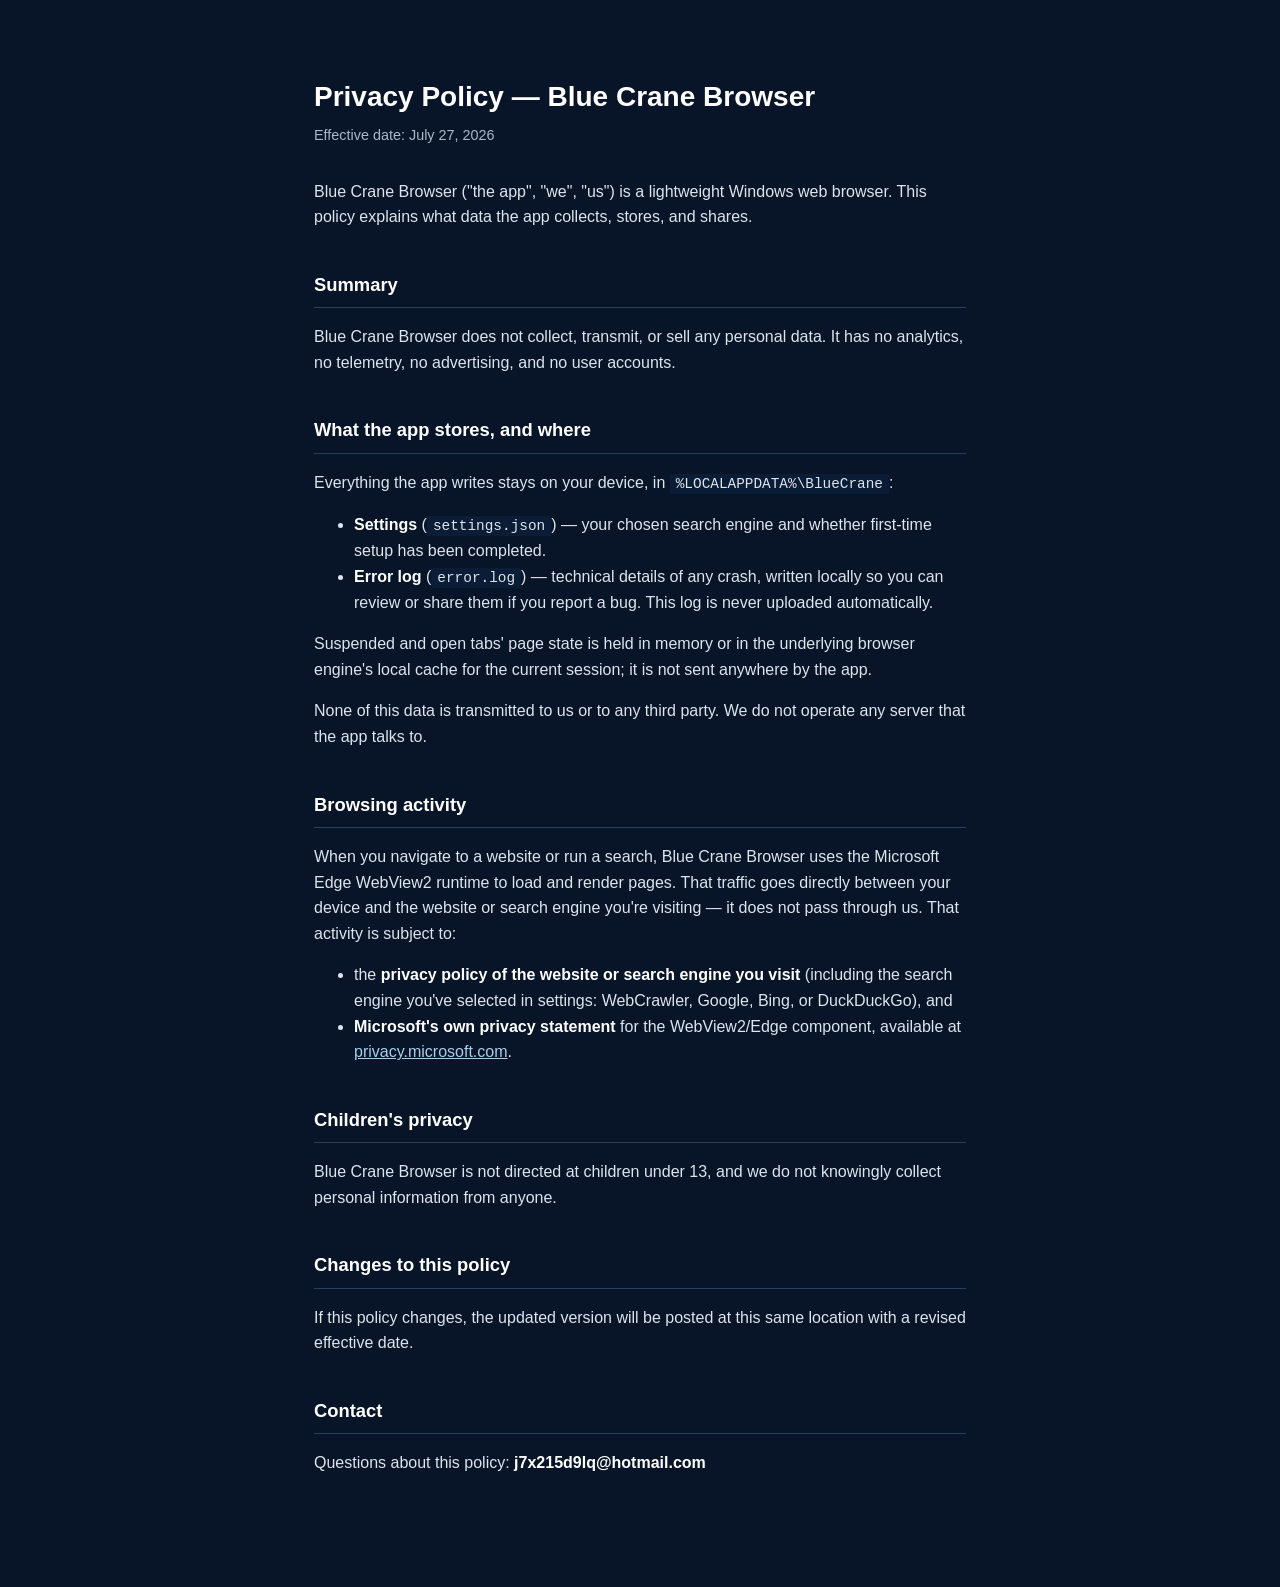
<file: docs/privacy.html>
<!doctype html>
<html lang="en">
<head>
<meta charset="utf-8">
<title>Privacy Policy — Blue Crane Browser</title>
<meta name="viewport" content="width=device-width, initial-scale=1">
<style>
  :root {
    --navy: #0B1D36;
    --dark-navy: #081528;
    --hairline: #26415E;
    --ink: #FFFFFF;
    --body: #DCE4ED;
    --mute: #A9B7C8;
  }
  * { box-sizing: border-box; }
  body {
    margin: 0;
    background: var(--dark-navy);
    color: var(--body);
    font-family: -apple-system, "Segoe UI", Inter, Arial, sans-serif;
    line-height: 1.6;
  }
  main {
    max-width: 700px;
    margin: 0 auto;
    padding: 56px 24px 96px;
  }
  h1 {
    color: var(--ink);
    font-size: 1.75rem;
    font-weight: 700;
    margin-bottom: 4px;
  }
  .effective-date {
    color: var(--mute);
    font-size: 0.9rem;
    margin-bottom: 32px;
  }
  h2 {
    color: var(--ink);
    font-size: 1.15rem;
    font-weight: 700;
    margin-top: 40px;
    padding-bottom: 8px;
    border-bottom: 1px solid var(--hairline);
  }
  a { color: #A9CDED; }
  code {
    background: var(--navy);
    padding: 2px 6px;
    font-family: "SF Mono", Consolas, monospace;
    font-size: 0.9em;
  }
  strong { color: var(--ink); }
</style>
</head>
<body>
<main>
  <h1>Privacy Policy — Blue Crane Browser</h1>
  <div class="effective-date">Effective date: July 27, 2026</div>

  <p>Blue Crane Browser ("the app", "we", "us") is a lightweight Windows
  web browser. This policy explains what data the app collects, stores,
  and shares.</p>

  <h2>Summary</h2>
  <p>Blue Crane Browser does not collect, transmit, or sell any personal
  data. It has no analytics, no telemetry, no advertising, and no user
  accounts.</p>

  <h2>What the app stores, and where</h2>
  <p>Everything the app writes stays on your device, in
  <code>%LOCALAPPDATA%\BlueCrane</code>:</p>
  <ul>
    <li><strong>Settings</strong> (<code>settings.json</code>) — your
      chosen search engine and whether first-time setup has been
      completed.</li>
    <li><strong>Error log</strong> (<code>error.log</code>) — technical
      details of any crash, written locally so you can review or share
      them if you report a bug. This log is never uploaded
      automatically.</li>
  </ul>
  <p>Suspended and open tabs' page state is held in memory or in the
  underlying browser engine's local cache for the current session; it is
  not sent anywhere by the app.</p>
  <p>None of this data is transmitted to us or to any third party. We do
  not operate any server that the app talks to.</p>

  <h2>Browsing activity</h2>
  <p>When you navigate to a website or run a search, Blue Crane Browser
  uses the Microsoft Edge WebView2 runtime to load and render pages. That
  traffic goes directly between your device and the website or search
  engine you're visiting — it does not pass through us. That activity is
  subject to:</p>
  <ul>
    <li>the <strong>privacy policy of the website or search engine you
      visit</strong> (including the search engine you've selected in
      settings: WebCrawler, Google, Bing, or DuckDuckGo), and</li>
    <li><strong>Microsoft's own privacy statement</strong> for the
      WebView2/Edge component, available at
      <a href="https://privacy.microsoft.com/en-us/privacystatement">privacy.microsoft.com</a>.</li>
  </ul>

  <h2>Children's privacy</h2>
  <p>Blue Crane Browser is not directed at children under 13, and we do
  not knowingly collect personal information from anyone.</p>

  <h2>Changes to this policy</h2>
  <p>If this policy changes, the updated version will be posted at this
  same location with a revised effective date.</p>

  <h2>Contact</h2>
  <p>Questions about this policy:
  <strong>j7x215d9lq@hotmail.com</strong></p>
</main>
</body>
</html>
</file>
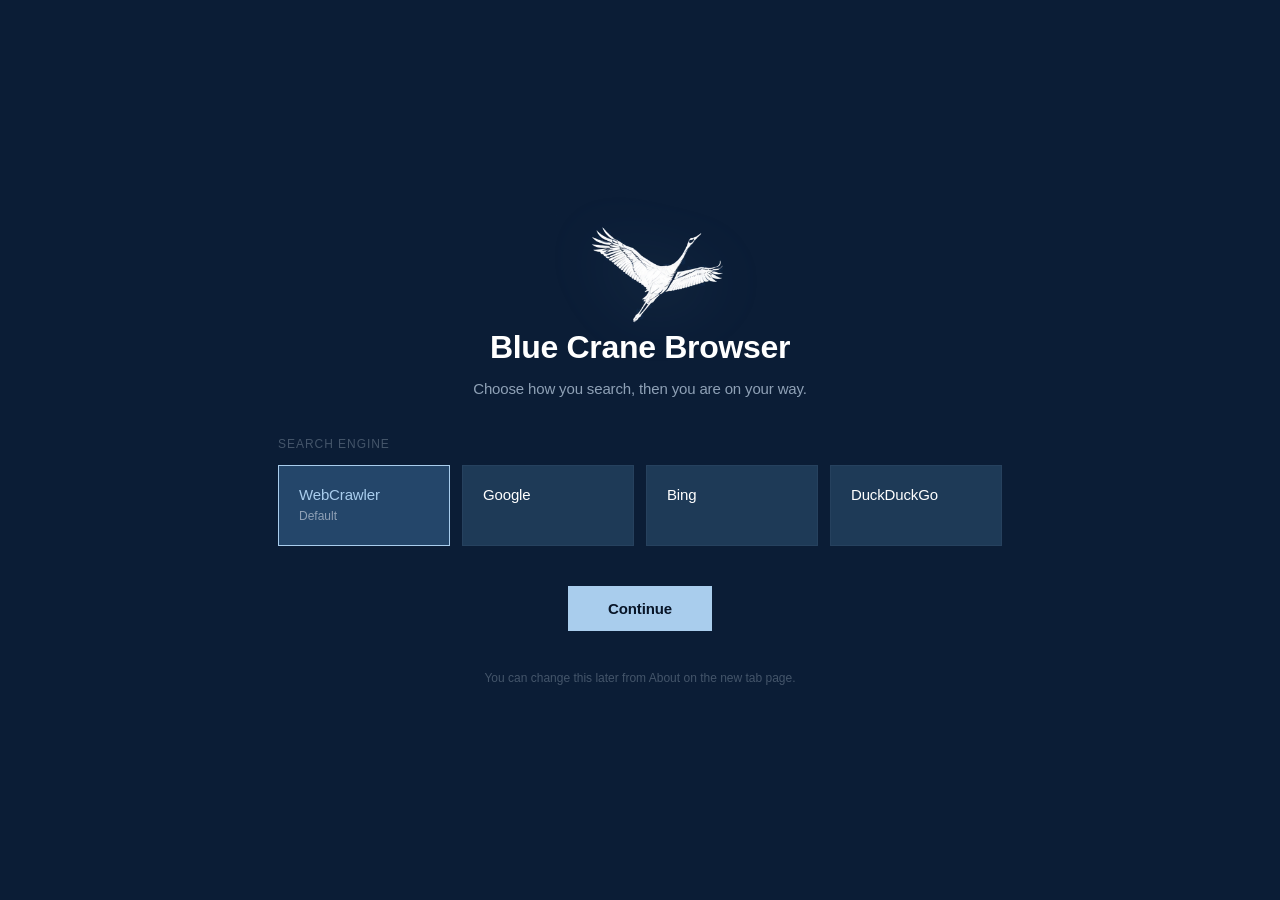
<file: src/BlueCrane/Assets/setup.html>
<!doctype html>
<html lang="en">
<head>
<meta charset="utf-8">
<meta name="viewport" content="width=device-width, initial-scale=1">
<title>Set up Blue Crane Browser</title>
<link rel="icon" href="crane-white.png">
<style>
  :root {
    --navy-deep: #081528;
    --navy:      #0B1D36;
    --surface:   #14293F;
    --raised:    #1E3A57;
    --hairline:  #26415E;
    --slate:     #44556A;
    --mute:      #8FA1B6;
    --silver:    #DCE4ED;
    --white:     #FFFFFF;
    --sky:       #A9CDED;

    --ease: cubic-bezier(.18,.89,.32,1);
    --display: "Inter Tight", Inter, "Segoe UI Variable Display", "Segoe UI", sans-serif;
    --body: Inter, "Segoe UI Variable Text", "Segoe UI", sans-serif;
  }

  * { box-sizing: border-box; }

  html, body {
    height: 100%;
    margin: 0;
    background: var(--navy);
    color: var(--silver);
    font-family: var(--body);
    -webkit-font-smoothing: antialiased;
  }

  main {
    min-height: 100%;
    display: flex;
    flex-direction: column;
    align-items: center;
    justify-content: center;
    padding: 48px 24px;
    gap: 40px;
  }

  .brand { display: flex; flex-direction: column; align-items: center; gap: 4px; }
  .brand img {
    width: 168px;
    height: auto;
    filter: drop-shadow(0 8px 32px rgba(169, 205, 237, .10));
  }

  h1 {
    margin: 0;
    font-family: var(--display);
    font-weight: 700;
    font-size: 32px;
    letter-spacing: -.01em;
    color: var(--white);
  }

  .lede { margin: 10px 0 0; font-size: 15px; letter-spacing: -.01em; color: var(--mute); }

  /* ── Engine choice ──────────────────────────────────────── */
  fieldset { border: 0; margin: 0; padding: 0; }
  legend {
    padding: 0 0 14px;
    font-size: 12px;
    letter-spacing: .08em;
    text-transform: uppercase;
    color: var(--slate);
  }

  .engines { display: flex; gap: 12px; flex-wrap: wrap; justify-content: center; }

  .engines input { position: absolute; opacity: 0; pointer-events: none; }

  .engines label {
    display: flex;
    flex-direction: column;
    gap: 6px;
    width: 172px;
    padding: 20px;
    background: var(--raised);
    border: 1px solid var(--hairline);
    cursor: default;
    transition: border-color .15s var(--ease), background-color .15s var(--ease);
  }
  .engines label:hover { background: #24466A; }

  .engines .name { font-size: 15px; color: var(--white); letter-spacing: -.01em; }
  .engines .note { font-size: 12px; color: var(--mute); min-height: 16px; }

  /* Sky marks the selection and nothing else on this screen. */
  .engines input:checked + label { border-color: var(--sky); background: #24466A; }
  .engines input:checked + label .name { color: var(--sky); }
  .engines input:focus-visible + label { border-color: var(--sky); }

  /* ── Continue ───────────────────────────────────────────── */
  button {
    padding: 14px 40px;
    background: var(--sky);
    color: var(--navy-deep);
    border: 0;
    font-family: var(--body);
    font-size: 15px;
    font-weight: 600;
    letter-spacing: -.01em;
    cursor: default;
    transition: filter .15s var(--ease);
  }
  button:hover { filter: brightness(1.08); }

  .footnote { margin: 0; font-size: 12px; color: var(--slate); }
</style>
</head>
<body>
<main>
  <div class="brand">
    <img src="crane-white.png" alt="">
    <h1>Blue Crane Browser</h1>
    <p class="lede">Choose how you search, then you are on your way.</p>
  </div>

  <form id="setup">
    <fieldset>
      <legend>Search engine</legend>
      <div class="engines">
        <input type="radio" name="engine" id="webcrawler" value="webcrawler" checked>
        <label for="webcrawler"><span class="name">WebCrawler</span><span class="note">Default</span></label>

        <input type="radio" name="engine" id="google" value="google">
        <label for="google"><span class="name">Google</span><span class="note"></span></label>

        <input type="radio" name="engine" id="bing" value="bing">
        <label for="bing"><span class="name">Bing</span><span class="note"></span></label>

        <input type="radio" name="engine" id="duckduckgo" value="duckduckgo">
        <label for="duckduckgo"><span class="name">DuckDuckGo</span><span class="note"></span></label>
      </div>
    </fieldset>
  </form>

  <button type="submit" form="setup">Continue</button>

  <p class="footnote">You can change this later from About on the new tab page.</p>
</main>

<script>
  document.getElementById('setup').addEventListener('submit', function (e) {
    e.preventDefault();
    var picked = document.querySelector('input[name="engine"]:checked');
    window.chrome.webview.postMessage({ type: 'setup', value: picked ? picked.value : 'webcrawler' });
  });
</script>
</body>
</html>
</file>
<file: web/styles/tokens.css>
/*
    Design tokens — "Crane Browser Design System", translated for the web.

    This is a 1:1 port of src/BlueCrane/Theme/Tokens.xaml. Values are carried over
    verbatim; only the syntax changes. If a value drifts here, it has drifted from
    the browser, and one of the two is wrong.

    Nothing downstream should hard-code a literal; add a token here instead.
*/

:root {
    /* ─────────────── Palette ───────────────
       The five brand neutrals, verbatim from the design system. */
    --color-navy-deep: #081528;
    --color-navy: #0B1D36;
    --color-slate: #44556A;
    --color-silver: #DCE4ED;
    --color-white: #FFFFFF;
    --color-sky: #A9CDED;

    /* Derived tones the system implies but does not name. They form one value ladder
       climbing away from the canvas, which is what separates surfaces in a system
       with no rounded corners and no shadows to lean on:
         navy-deep  chrome — the rail and the top bar
         navy       page canvas and the active nav item
         surface    hover on the deep chrome
         raised     input surfaces — the composer and the search field
         hover      hover on a raised surface */
    --color-surface: #14293F;
    --color-raised: #1E3A57;
    --color-hover: #2A4A6B;

    /* Thin, but not invisible: a hairline has to survive on both navies. */
    --color-hairline: #26415E;

    /* Secondary text. Slate is a border/disabled value — far too dark to read on
       Navy — so muted copy sits between Slate and Silver. */
    --color-mute: #8FA1B6;

    /* ─────────────── Semantic roles ─────────────── */
    /* Chrome sits on the deeper navy so the feed reads as the surface above it. */
    --chrome: var(--color-navy-deep);
    /* Navy is the signature surface: feed canvas, active nav, splash, marketing. */
    --canvas: var(--color-navy);
    --surface: var(--color-surface);
    --raised: var(--color-raised);
    /* The top rung: hover on a raised surface, and the fill Style.IconButton glides in. */
    --hover: var(--color-hover);
    --hairline: var(--color-hairline);

    --ink: var(--color-white);
    --body: var(--color-silver);
    --mute: var(--color-mute);

    /* Sky is the only accent. Used sparingly: focus, selection, active indication.
       It must never dominate the interface. */
    --accent: var(--color-sky);
    --selection: rgb(169 205 237 / 0.28);

    /* ─────────────── Typography ───────────────
       Inter Tight for headings, Inter for body; both degrade to metric-similar
       system faces so nothing has to be shipped or downloaded. */
    --font-display: "Inter Tight", Inter, "Segoe UI Variable Display", "Segoe UI", system-ui, sans-serif;
    --font-sans: Inter, "Segoe UI Variable Text", "Segoe UI", system-ui, sans-serif;
    --font-mono: ui-monospace, "Cascadia Mono", Consolas, monospace;

    --size-display: 28px;
    --size-title: 20px;
    --size-body-lg: 16px;
    --size-body: 14px;
    --size-caption: 12px;

    --weight-display: 700;
    --weight-button: 600;
    --weight-body: 400;

    /* Tracking is -1% of the size. */
    --tracking: -0.01em;

    /* ─────────────── Radius ───────────────
       Square. Edges are defined by value contrast and thin hairlines, never by a
       curve — the one exception is the app icon, whose 16% radius is fixed by the
       platform's icon mask rather than by this system.

       This token exists so the rule is greppable, not so it can be changed. */
    --radius: 0;

    /* ─────────────── Spacing ─────────────── */
    --space-xs: 4px;
    --space-sm: 8px;
    --space-md: 12px;
    --space-lg: 20px;
    --space-xl: 32px;

    --pad-button: 9px 18px;
    --pad-field: 0 18px;

    /* Web-only. Pad.Omnibox is a single-line band whose text is centred vertically;
       a composer wraps to several lines and has to carry its own top and bottom. */
    --pad-compose: 14px 18px;

    /* ─────────────── Controls ───────────────
       Lifted from Controls.xaml and Icons.xaml, which set these on the styles rather
       than in Tokens.xaml. They are tokens here because the web has more places that
       need them and no ControlTemplate to inherit from. */

    /* A hairline is 1px at every DPI — the border thickness the whole system separates on. */
    --hairline-width: 1px;

    /* Style.IconButton is 34×34, Style.TabClose 22×22. */
    --hit-icon: 34px;
    --hit-icon-sm: 22px;

    /* Icons.xaml draws on a 16×16 grid at 1.3 stroke, round caps and joins, never filled. */
    --glyph: 16px;
    --stroke-glyph: 1.3;

    /* Style.IconButton's disabled trigger. */
    --opacity-disabled: 0.28;

    /* Web-only. Square, like everything else — see the note in web/README.md. */
    --avatar: 48px;
    --avatar-sm: 32px;

    /* ─────────────── Motion ───────────────
       "Animations should feel like gliding. Nothing snaps." */
    --motion-fast: 150ms;
    --motion-base: 200ms;
    --motion-slow: 250ms;

    --ease: cubic-bezier(0.18, 0.89, 0.32, 1);

    /* ─────────────── Layout ───────────────
       Web-only. The browser shell had no scrolling column to size. */
    --rail-width: 64px;
    --rail-width-open: 220px;
    --feed-width: 600px;
    --aside-width: 300px;
    --bar-height: 56px;
    --compose-min-height: 84px;
}
</file>
<file: web/styles/base.css>
/*
    Base layer — reset, typography, and the global rules that come straight from
    the design system rather than from any one component.

    Every visual value resolves to a token in tokens.css. No literals here.
*/

*,
*::before,
*::after {
    box-sizing: border-box;
}

html {
    /* The value ladder needs a floor even behind an over-scroll bounce. */
    background: var(--chrome);
}

body {
    margin: 0;
    min-height: 100vh;
    background: var(--chrome);
    color: var(--body);
    font-family: var(--font-sans);
    font-size: var(--size-body);
    font-weight: var(--weight-body);
    letter-spacing: var(--tracking);
    line-height: 1.55;
    -webkit-font-smoothing: antialiased;
}

/* ─────────────── Typography ───────────────
   Inter Tight for headings, Inter for body. Large type, thin everything else. */
h1,
h2,
h3 {
    margin: 0;
    font-family: var(--font-display);
    font-weight: var(--weight-display);
    letter-spacing: var(--tracking);
    color: var(--ink);
    line-height: 1.2;
}

h1 { font-size: var(--size-display); }
h2 { font-size: var(--size-title); }
h3 { font-size: var(--size-body-lg); }

p {
    margin: 0;
}

a {
    color: var(--accent);
    text-decoration: none;
}

a:hover {
    text-decoration: underline;
}

small,
.caption {
    font-size: var(--size-caption);
    color: var(--mute);
}

.mute { color: var(--mute); }
.ink { color: var(--ink); }

/* Sky is the only accent, and selection is one of its four sanctioned uses. */
::selection {
    background: var(--selection);
    color: var(--ink);
}

/* ─────────────── Focus ───────────────
   Square, like everything else. Sky earns its place here because focus is
   exactly the "used sparingly" case the system reserves it for. */
:focus {
    outline: none;
}

:focus-visible {
    outline: 1px solid var(--accent);
    outline-offset: 2px;
    border-radius: var(--radius);
}

/* ─────────────── Scrollbar ───────────────
   Thin, monochrome, square, no arrows — matching Style.ScrollBar in the shell. */
* {
    scrollbar-width: thin;
    scrollbar-color: var(--color-slate) transparent;
}

*::-webkit-scrollbar {
    width: 8px;
    height: 8px;
}

*::-webkit-scrollbar-track {
    background: transparent;
}

*::-webkit-scrollbar-thumb {
    background: var(--color-slate);
    border: 2px solid transparent;
    background-clip: padding-box;
}

*::-webkit-scrollbar-thumb:hover {
    background: var(--color-hover);
    background-clip: padding-box;
}

/* ─────────────── Motion ───────────────
   "Animations should feel like gliding. Nothing snaps."
   Nothing in this system animates layout — only colour and opacity glide. */
@media (prefers-reduced-motion: reduce) {
    *,
    *::before,
    *::after {
        transition-duration: 0.01ms !important;
        animation-duration: 0.01ms !important;
        animation-iteration-count: 1 !important;
    }
}

/* ─────────────── Utility ─────────────── */
.visually-hidden {
    position: absolute;
    width: 1px;
    height: 1px;
    margin: -1px;
    padding: 0;
    overflow: hidden;
    clip-path: inset(50%);
    white-space: nowrap;
}
</file>
<file: web/styles/components.css>
/*
    Components — the social app's chrome, built on the Crane design system.

    Every visual value resolves to a token in tokens.css. No literals here, with one
    unavoidable exception: media query breakpoints, which cannot read custom properties.

    Three rules do most of the work and are worth stating once rather than repeating
    at every rule below:

      Square.      --radius is 0 and stays 0. Corners are never the separator.
      No shadows.  Surfaces separate by climbing the value ladder and by hairlines.
      Sky is rare. Focus, selection, active indication, icons. It never fills a surface.

    Motion is asymmetric, copied from Style.IconButton in Controls.xaml: colour glides
    IN over Motion.Fast and OUT over Motion.Base. Hover arrives promptly and leaves
    unhurriedly, which is what keeps a dense feed from feeling twitchy.
*/

/* ─────────────── Shell ───────────────
   The rail is a fixed overlay and the main area reserves a gutter exactly its
   collapsed width. Expanding the rail therefore never reflows the page. */
.app {
    min-height: 100vh;
}

.app__main {
    margin-left: var(--rail-width);
}

/* ─────────────── Rail ───────────────
   "Dark navy. Icons only. Expands on hover." — the browser's sidebar spec, which was
   already a social-app nav spec.

   This is the one place the system's "only colour and opacity animate" habit bends:
   the sidebar is specified to expand, so a width has to move. It is confined to the
   rail's own subtree — the rail is fixed and overlays the content, so the top bar,
   the feed and the aside all stay exactly where they are. The labels fade rather
   than slide, so nothing inside the rail appears to move either: the glyphs sit in
   a slot pinned to the collapsed width and never shift by a pixel. */
.rail {
    position: fixed;
    inset: 0 auto 0 0;
    z-index: 2;
    width: var(--rail-width);
    display: flex;
    flex-direction: column;
    overflow: hidden;
    background: var(--chrome);
    border-right: var(--hairline-width) solid var(--hairline);
    /* The longest glide in the system, at the top of the sanctioned 150–250ms range:
       this travels 156px, where everything else is only changing colour. */
    transition: width var(--motion-slow) var(--ease);
}

.rail:hover,
.rail:focus-within {
    width: var(--rail-width-open);
}

/* The slot the glyph centres in. Pinned to the collapsed width so expansion moves
   the label into view without nudging the icon. */
.rail__slot {
    flex: 0 0 calc(var(--rail-width) - var(--hairline-width));
    display: grid;
    place-items: center;
    align-self: stretch;
}

.rail__label {
    white-space: nowrap;
    opacity: 0;
    transition: opacity var(--motion-base) var(--ease);
}

.rail:hover .rail__label,
.rail:focus-within .rail__label {
    opacity: 1;
}

/* Brand. The app icon's 16% radius is fixed by platform icon masks and is explicitly
   scoped to the icon; in-app the mark is square like everything else. */
.rail__brand {
    display: flex;
    align-items: center;
    height: var(--bar-height);
    flex: none;
    color: var(--ink);
    text-decoration: none;
    border-bottom: var(--hairline-width) solid var(--hairline);
}

.rail__brand:hover {
    text-decoration: none;
}

.rail__wordmark {
    font-family: var(--font-display);
    font-weight: var(--weight-display);
    font-size: var(--size-body-lg);
    letter-spacing: var(--tracking);
}

.rail__nav {
    display: flex;
    flex-direction: column;
    padding: var(--space-sm) 0;
}

/* The tab pattern, turned on its side: square blocks on the deeper navy, the active
   one lifting to the signature navy. Value contrast only — no bar, no pill, no fill. */
.rail__item {
    display: flex;
    align-items: center;
    height: var(--bar-height);
    flex: none;
    color: var(--body);
    text-decoration: none;
    font-size: var(--size-body);
    font-weight: var(--weight-button);
    letter-spacing: var(--tracking);
    background: transparent;
    border: 0;
    cursor: pointer;
    transition:
        background-color var(--motion-base) var(--ease),
        color var(--motion-base) var(--ease);
}

.rail__item:hover {
    background: var(--surface);
    color: var(--ink);
    text-decoration: none;
    transition-duration: var(--motion-fast);
}

.rail__item:active {
    color: var(--accent);
}

/* Active nav is where Sky does its "active tab" duty for the whole app: the surface
   lifts a rung and the glyph — an explicitly sanctioned use — carries the accent. */
.rail__item[aria-current="page"] {
    background: var(--canvas);
    color: var(--ink);
}

.rail__item[aria-current="page"] .glyph {
    color: var(--accent);
}

.rail__action {
    margin-top: var(--space-md);
    background: var(--raised);
    color: var(--ink);
}

.rail__action:hover {
    background: var(--hover);
}

.rail__foot {
    margin-top: auto;
    border-top: var(--hairline-width) solid var(--hairline);
}

.rail__handle {
    display: block;
    font-size: var(--size-caption);
    font-weight: var(--weight-body);
    color: var(--mute);
    line-height: 1.2;
}

.rail__name {
    display: block;
    line-height: 1.2;
}

/* ─────────────── Top bar ───────────────
   Chrome, so the feed below reads as the surface above it. One hairline, no shadow. */
.topbar {
    position: sticky;
    top: 0;
    z-index: 1;
    display: flex;
    align-items: center;
    gap: var(--space-md);
    height: var(--bar-height);
    padding: 0 var(--space-lg);
    background: var(--chrome);
    border-bottom: var(--hairline-width) solid var(--hairline);
}

.topbar__title {
    font-size: var(--size-title);
    margin-right: auto;
}

/* ─────────────── Columns ───────────────
   The feed is a continuous navy column against the deeper chrome, edged with
   hairlines: the tab-on-chrome relationship, stood up vertically. */
.columns {
    display: grid;
    grid-template-columns: minmax(0, var(--feed-width)) var(--aside-width);
    justify-content: center;
    align-items: start;
    gap: var(--space-xl);
}

.feed {
    background: var(--canvas);
    border-inline: var(--hairline-width) solid var(--hairline);
    min-height: calc(100vh - var(--bar-height));
}

.aside {
    position: sticky;
    top: calc(var(--bar-height) + var(--space-lg));
    display: flex;
    flex-direction: column;
    gap: var(--space-lg);
    padding: var(--space-lg) 0;
}

/* ─────────────── Tabs ───────────────
   "Square. Sit flush against the deeper navy chrome behind them. The active tab is
   distinguished by lifting to the signature Navy against the darker chrome — value
   contrast only, no elevation effects." Ported as written. */
.tabs {
    display: flex;
    background: var(--chrome);
    border-bottom: var(--hairline-width) solid var(--hairline);
}

.tab {
    flex: 1;
    height: var(--bar-height);
    display: grid;
    place-items: center;
    background: transparent;
    border: 0;
    border-radius: var(--radius);
    color: var(--mute);
    font-family: var(--font-sans);
    font-size: var(--size-body);
    font-weight: var(--weight-button);
    letter-spacing: var(--tracking);
    cursor: pointer;
    transition:
        background-color var(--motion-base) var(--ease),
        color var(--motion-base) var(--ease);
}

.tab:hover {
    background: var(--surface);
    color: var(--ink);
    transition-duration: var(--motion-fast);
}

.tab[aria-selected="true"] {
    background: var(--canvas);
    color: var(--ink);
}

/* ─────────────── Composer ───────────────
   The omnibox, almost unchanged: "Large. Full-width square band, not an inset field.
   Minimal chrome — no border on the input itself; the band it sits in carries the
   only hairline." The band's hairline glides to Sky on focus and is the only focus
   cue the composer gets — the whole rectangle acknowledges the caret. */
.composer {
    background: var(--raised);
    border-bottom: var(--hairline-width) solid var(--hairline);
    transition: border-color var(--motion-base) var(--ease);
}

.composer:focus-within {
    border-bottom-color: var(--accent);
}

.composer__body {
    display: flex;
    gap: var(--space-md);
    padding: var(--pad-compose);
}

.composer__input {
    flex: 1;
    min-width: 0;
    min-height: var(--compose-min-height);
    padding: 0;
    background: transparent;
    border: 0;
    border-radius: var(--radius);
    resize: none;
    color: var(--ink);
    font-family: var(--font-sans);
    font-size: var(--size-body-lg);
    font-weight: var(--weight-body);
    letter-spacing: var(--tracking);
    line-height: 1.55;
    caret-color: var(--accent);
}

.composer__input::placeholder {
    color: var(--mute);
}

/* Suppress the global focus ring here only: the band already carries the cue, and a
   second one would be the "inset field" the address bar spec rules out. */
.composer__input:focus,
.composer__input:focus-visible {
    outline: none;
}

/* Audience control. Sits between the text and the tools, quiet until hovered. */
.composer__audience {
    display: flex;
    align-items: center;
    gap: var(--space-sm);
    padding: 0 var(--space-lg) var(--space-md);
    background: transparent;
    border: 0;
    border-radius: var(--radius);
    color: var(--mute);
    font-family: var(--font-sans);
    font-size: var(--size-caption);
    font-weight: var(--weight-button);
    letter-spacing: var(--tracking);
    cursor: pointer;
    transition: color var(--motion-base) var(--ease);
}

.composer__audience:hover {
    color: var(--accent);
    transition-duration: var(--motion-fast);
}

.composer__foot {
    display: flex;
    align-items: center;
    gap: var(--space-sm);
    padding: var(--pad-compose);
    padding-top: 0;
}

.composer__tools {
    display: flex;
    align-items: center;
    gap: var(--space-xs);
    /* Pull the first glyph's 34px box back into line with the text above it. */
    margin-left: calc((var(--hit-icon) - var(--glyph)) / -2);
    margin-right: auto;
}

/* ─────────────── Post ───────────────
   Posts separate from each other by hairline alone. No card, no gap, no elevation —
   the feed is one navy surface with rules across it. */
.post {
    display: grid;
    grid-template-columns: var(--avatar) minmax(0, 1fr);
    gap: var(--space-md);
    padding: var(--space-lg);
    border-bottom: var(--hairline-width) solid var(--hairline);
    transition: background-color var(--motion-base) var(--ease);
}

.post:hover {
    background: var(--surface);
    transition-duration: var(--motion-fast);
}

.post__head {
    display: flex;
    align-items: baseline;
    gap: var(--space-sm);
    margin-bottom: var(--space-xs);
}

/* Structurally a heading, so it takes the system's heading treatment. Inter Tight is
   narrow enough that 700 at body size reads as firm rather than loud. */
.post__author {
    font-family: var(--font-display);
    font-weight: var(--weight-display);
    font-size: var(--size-body);
    letter-spacing: var(--tracking);
    color: var(--ink);
}

.post__meta {
    color: var(--mute);
    font-size: var(--size-body);
    min-width: 0;
    overflow: hidden;
    text-overflow: ellipsis;
    white-space: nowrap;
}

/* Inline status marks next to a name — protected account and the like. */
.post__badge {
    color: var(--mute);
    align-self: center;
}

.post__more {
    margin-left: auto;
    align-self: start;
}

/* "Large typography." Body copy is the largest text in the feed; everything wrapped
   around it is smaller and quieter. */
.post__body {
    font-size: var(--size-body-lg);
    color: var(--body);
}

.post__body a {
    color: var(--accent);
}

.post__media {
    display: grid;
    place-items: center;
    margin-top: var(--space-md);
    aspect-ratio: 16 / 9;
    background: var(--raised);
    border: var(--hairline-width) solid var(--hairline);
    border-radius: var(--radius);
    color: var(--color-slate);
}

/* A glyph at icon size would read as a broken image in a block this large. */
.post__media .glyph {
    width: var(--space-xl);
    height: var(--space-xl);
}

/* A quoted post is a panel nested on the feed, one rung down from a hover so it
   still reads as inset without a shadow to say so. */
.post__quote {
    margin-top: var(--space-md);
    padding: var(--space-md);
    border: var(--hairline-width) solid var(--hairline);
    border-radius: var(--radius);
}

.post__context {
    display: flex;
    align-items: center;
    gap: var(--space-sm);
    margin-bottom: var(--space-sm);
    color: var(--mute);
    font-size: var(--size-caption);
}

/* ─────────────── Post actions ───────────────
   Reply, repost, like, share. Generous gaps: the row is mostly negative space. */
.post__actions {
    display: flex;
    align-items: center;
    gap: var(--space-xl);
    margin-top: var(--space-sm);
    margin-left: calc((var(--hit-icon) - var(--glyph)) / -2);
}

.action {
    display: inline-flex;
    align-items: center;
    gap: var(--space-xs);
    padding: 0;
    background: transparent;
    border: 0;
    border-radius: var(--radius);
    color: var(--mute);
    font-family: var(--font-sans);
    font-size: var(--size-caption);
    letter-spacing: var(--tracking);
    cursor: pointer;
    transition: color var(--motion-base) var(--ease);
}

/* The fill sits on the glyph's hit box, not the whole control, so the count stays
   legible and the row keeps its air. */
.action__hit {
    display: grid;
    place-items: center;
    width: var(--hit-icon);
    height: var(--hit-icon);
    background: transparent;
    transition: background-color var(--motion-base) var(--ease);
}

.action:hover {
    color: var(--ink);
    transition-duration: var(--motion-fast);
}

/* Posts hover to --surface, so their actions hover a rung further to stay distinct —
   which lands on exactly the fill Style.IconButton uses. */
.action:hover .action__hit {
    background: var(--hover);
    transition-duration: var(--motion-fast);
}

.action:active {
    color: var(--accent);
}

/* Liked and reposted. No red heart and no green arrows: the glyph takes Sky, which
   the system lists as an accent use outright, and fills to mark the state. */
.action.is-active {
    color: var(--accent);
}

.action.is-active .glyph {
    fill: currentColor;
}

/* ─────────────── Buttons ───────────────
   Sky never fills a surface, so a primary button cannot be an accent-coloured block.
   Prominence comes from the value ladder and placement instead: primary sits on the
   raised rung, secondary stays transparent behind a hairline. */
.btn {
    display: inline-flex;
    align-items: center;
    justify-content: center;
    gap: var(--space-sm);
    padding: var(--pad-button);
    background: transparent;
    border: var(--hairline-width) solid var(--hairline);
    border-radius: var(--radius);
    color: var(--body);
    font-family: var(--font-sans);
    font-size: var(--size-body);
    font-weight: var(--weight-button);
    letter-spacing: var(--tracking);
    text-decoration: none;
    white-space: nowrap;
    cursor: pointer;
    transition:
        background-color var(--motion-base) var(--ease),
        border-color var(--motion-base) var(--ease),
        color var(--motion-base) var(--ease);
}

.btn:hover {
    background: var(--surface);
    color: var(--ink);
    text-decoration: none;
    transition-duration: var(--motion-fast);
}

.btn:active {
    color: var(--accent);
}

.btn:disabled {
    opacity: var(--opacity-disabled);
    cursor: default;
}

.btn:disabled:hover {
    background: transparent;
    color: var(--body);
}

/* Keeps the hairline rather than dropping it: the composer band is itself --raised,
   so a raised fill alone leaves the button with nothing to separate it from the band
   it sits on. The hairline gives it an edge on any rung, and hover supplies the
   value change. Both are the system's own separation tools; neither is a shadow. */
.btn--primary {
    background: var(--raised);
    color: var(--ink);
}

.btn--primary:hover {
    background: var(--hover);
}

.btn--primary:disabled:hover {
    background: var(--raised);
    color: var(--ink);
}

/* The composer band is itself --raised, so a raised button on it has no value
   contrast at all. It takes the rung above instead. That leaves nowhere higher to
   go on hover, so the hairline glides to Sky — which is what the accent is for:
   the system lists hover states first among its uses. */
.composer .btn--primary {
    background: var(--hover);
}

.composer .btn--primary:not(:disabled):hover {
    border-color: var(--accent);
}

.composer .btn--primary:disabled:hover {
    background: var(--hover);
}

.btn--sm {
    padding: var(--space-xs) var(--space-md);
    font-size: var(--size-caption);
}

/* ─────────────── Icon button ───────────────
   Style.IconButton, ported: 34px square, transparent until hovered, Sky while
   pressed, 0.28 opacity when disabled. */
.icon-btn {
    display: grid;
    place-items: center;
    width: var(--hit-icon);
    height: var(--hit-icon);
    padding: 0;
    background: transparent;
    border: 0;
    border-radius: var(--radius);
    color: var(--body);
    cursor: pointer;
    transition:
        background-color var(--motion-base) var(--ease),
        color var(--motion-base) var(--ease);
}

.icon-btn:hover {
    background: var(--hover);
    color: var(--ink);
    transition-duration: var(--motion-fast);
}

.icon-btn:active {
    color: var(--accent);
}

.icon-btn:disabled {
    opacity: var(--opacity-disabled);
    cursor: default;
}

.icon-btn:disabled:hover {
    background: transparent;
    color: var(--body);
}

/* Style.TabClose: smaller, quieter, for glyphs that sit inside content. */
.icon-btn--sm {
    width: var(--hit-icon-sm);
    height: var(--hit-icon-sm);
    color: var(--mute);
}

/* ─────────────── Glyph ───────────────
   Icons.xaml on the web: stroked on a 16×16 grid, 1.3 wide, round caps and joins,
   never filled. currentColor lets the parent's colour transition carry the stroke. */
.glyph {
    width: var(--glyph);
    height: var(--glyph);
    flex: none;
    fill: none;
    stroke: currentColor;
    stroke-width: var(--stroke-glyph);
    stroke-linecap: round;
    stroke-linejoin: round;
}

/* The crane is a silhouette, not an outline — "Never use harsh outlines" is said
   of the bird specifically, and an outlined crane is precisely that. It is the
   only glyph in the set that fills. */
.glyph--solid {
    fill: currentColor;
    stroke: none;
}

/* ─────────────── Avatar ───────────────
   Square. Social UI conventionally rounds these; the system allows exactly one
   rounded shape and it is the platform icon mask, not this. */
.avatar {
    display: grid;
    place-items: center;
    width: var(--avatar);
    height: var(--avatar);
    flex: none;
    overflow: hidden;
    background: var(--raised);
    border: var(--hairline-width) solid var(--hairline);
    border-radius: var(--radius);
    color: var(--body);
    font-family: var(--font-display);
    font-weight: var(--weight-display);
    font-size: var(--size-body-lg);
    letter-spacing: var(--tracking);
    line-height: 1;
    user-select: none;
}

.avatar img {
    width: 100%;
    height: 100%;
    object-fit: cover;
    display: block;
}

.avatar--sm {
    width: var(--avatar-sm);
    height: var(--avatar-sm);
    font-size: var(--size-caption);
}

/* The brand mark, where there is room for the full illustration. "Maintain clear
   padding and do not crowd the crane" — hence the inset and the contained fit. */
.avatar--brand {
    padding: var(--space-xs);
}

.avatar--brand img {
    object-fit: contain;
}

/* ─────────────── Field ───────────────
   The omnibox again, at search size: raised band, no chrome on the input, one
   hairline underneath that glides to Sky when the caret lands. */
.field {
    display: flex;
    align-items: center;
    gap: var(--space-sm);
    height: var(--bar-height);
    padding: var(--pad-field);
    background: var(--raised);
    border-bottom: var(--hairline-width) solid var(--hairline);
    color: var(--mute);
    transition:
        border-color var(--motion-base) var(--ease),
        color var(--motion-base) var(--ease);
}

.field:focus-within {
    border-bottom-color: var(--accent);
    color: var(--accent);
}

.field__input {
    flex: 1;
    min-width: 0;
    padding: 0;
    background: transparent;
    border: 0;
    border-radius: var(--radius);
    color: var(--ink);
    font-family: var(--font-sans);
    font-size: var(--size-body-lg);
    font-weight: var(--weight-body);
    letter-spacing: var(--tracking);
    caret-color: var(--accent);
}

.field__input::placeholder {
    color: var(--mute);
}

.field__input:focus,
.field__input:focus-visible {
    outline: none;
}

/* ─────────────── Panel ───────────────
   Trends and suggestions. Navy on the deeper chrome, boxed by a hairline. */
.panel {
    background: var(--canvas);
    border: var(--hairline-width) solid var(--hairline);
    border-radius: var(--radius);
}

.panel__title {
    padding: var(--space-md) var(--space-lg);
    border-bottom: var(--hairline-width) solid var(--hairline);
    font-family: var(--font-display);
    font-weight: var(--weight-display);
    font-size: var(--size-body-lg);
    letter-spacing: var(--tracking);
    color: var(--ink);
}

.panel__item {
    display: flex;
    align-items: center;
    gap: var(--space-md);
    width: 100%;
    padding: var(--space-md) var(--space-lg);
    background: transparent;
    border: 0;
    border-bottom: var(--hairline-width) solid var(--hairline);
    border-radius: var(--radius);
    color: inherit;
    font: inherit;
    letter-spacing: var(--tracking);
    text-align: left;
    text-decoration: none;
    cursor: pointer;
    transition: background-color var(--motion-base) var(--ease);
}

.panel__item:hover {
    background: var(--surface);
    text-decoration: none;
    transition-duration: var(--motion-fast);
}

.panel__item:last-child {
    border-bottom: 0;
}

.panel__item-body {
    min-width: 0;
    margin-right: auto;
}

.panel__item-title {
    display: block;
    color: var(--ink);
    overflow: hidden;
    text-overflow: ellipsis;
    white-space: nowrap;
}

.panel__item-meta {
    display: block;
    font-size: var(--size-caption);
    color: var(--mute);
    overflow: hidden;
    text-overflow: ellipsis;
    white-space: nowrap;
}

/* ─────────────── Meter ───────────────
   The composer's character budget. "Progress bars" is one of the accent's listed
   uses, so this is Sky doing exactly what it was reserved for. Scaled rather than
   resized, so even the one component whose value IS a width avoids a layout change. */
.meter {
    width: var(--space-xl);
    height: var(--hairline-width);
    background: var(--hairline);
    overflow: hidden;
}

.meter__fill {
    display: block;
    height: 100%;
    background: var(--accent);
    transform-origin: left center;
    transform: scaleX(0);
    transition: transform var(--motion-base) var(--ease);
}

/* ─────────────── Responsive ───────────────
   Breakpoints are the one place a literal is unavoidable: media queries cannot read
   custom properties. They are derived from the layout tokens all the same —
   64 + 600 + 32 + 300 plus breathing room, then 64 + 600. */
@media (max-width: 1060px) {
    .columns {
        grid-template-columns: minmax(0, var(--feed-width));
    }

    .aside {
        display: none;
    }
}

@media (max-width: 720px) {
    .columns {
        grid-template-columns: minmax(0, 1fr);
    }

    .feed {
        border-inline: 0;
    }
}
</file>
